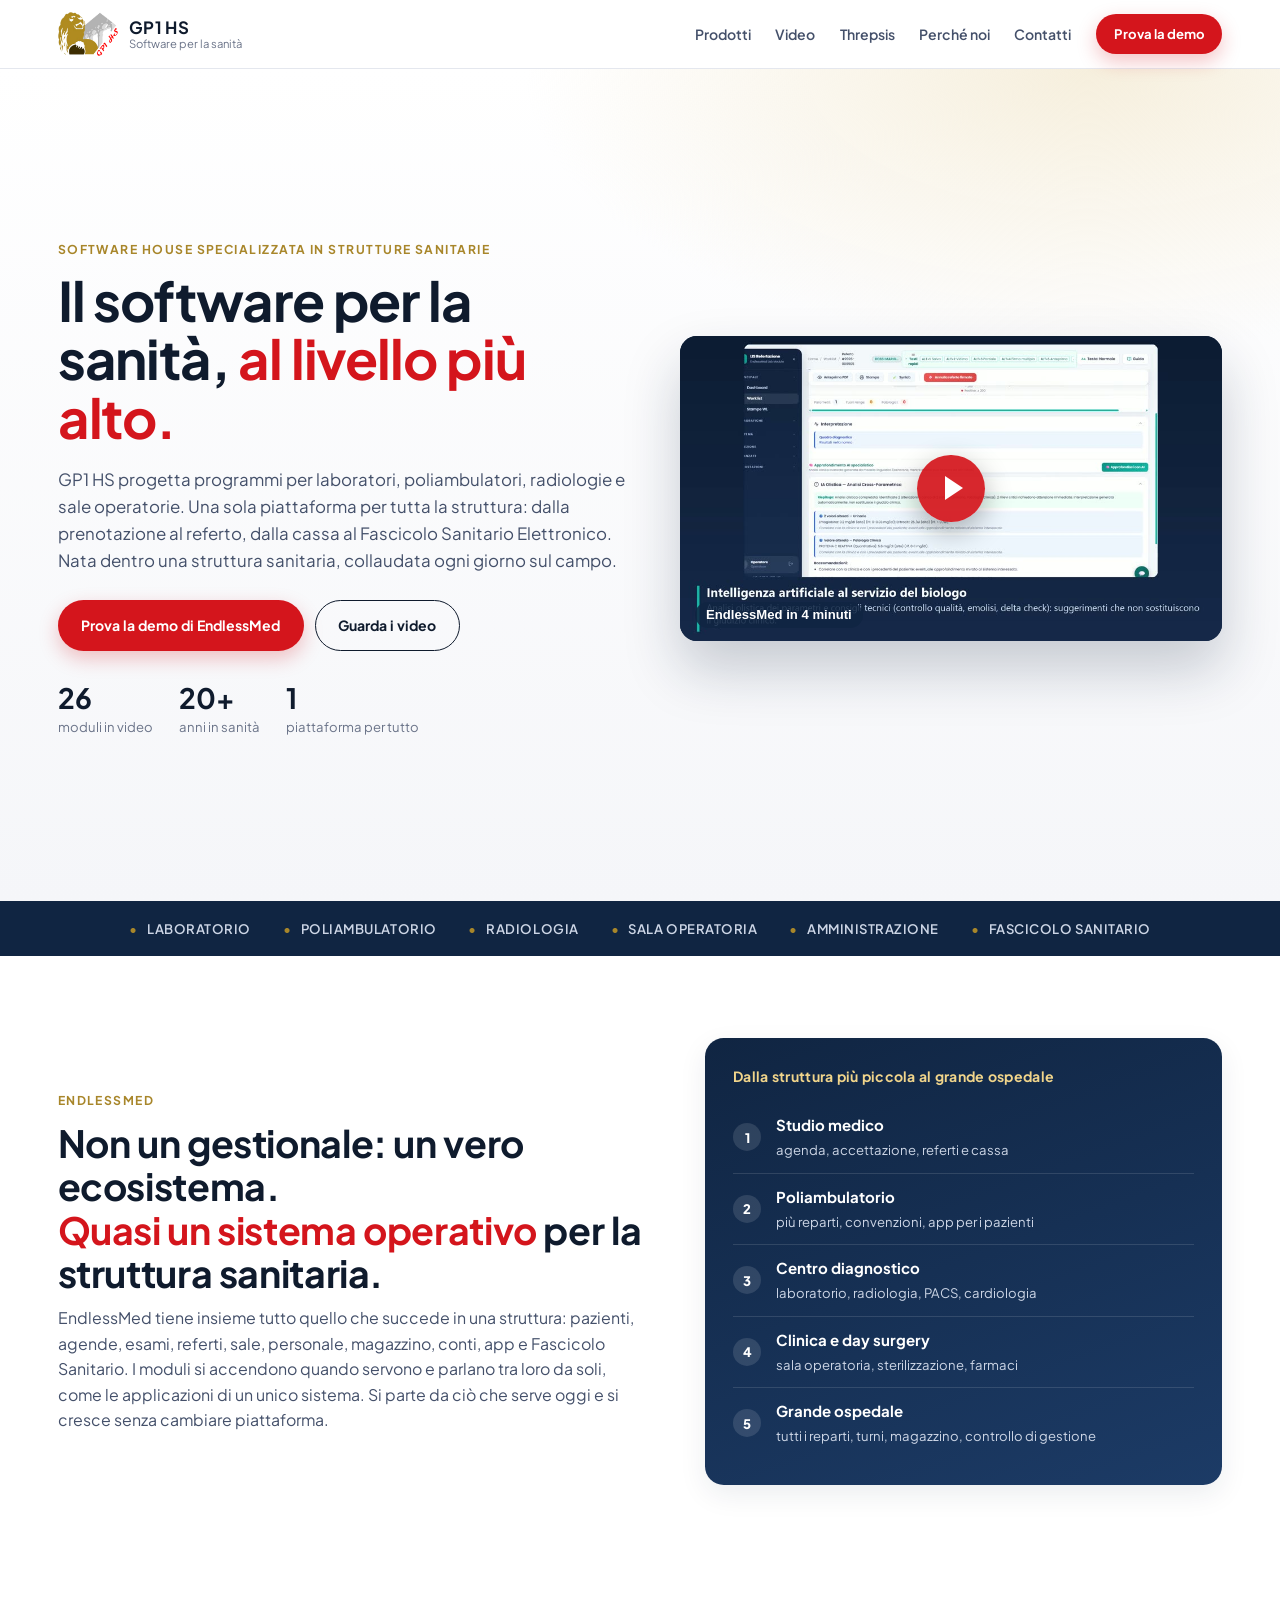
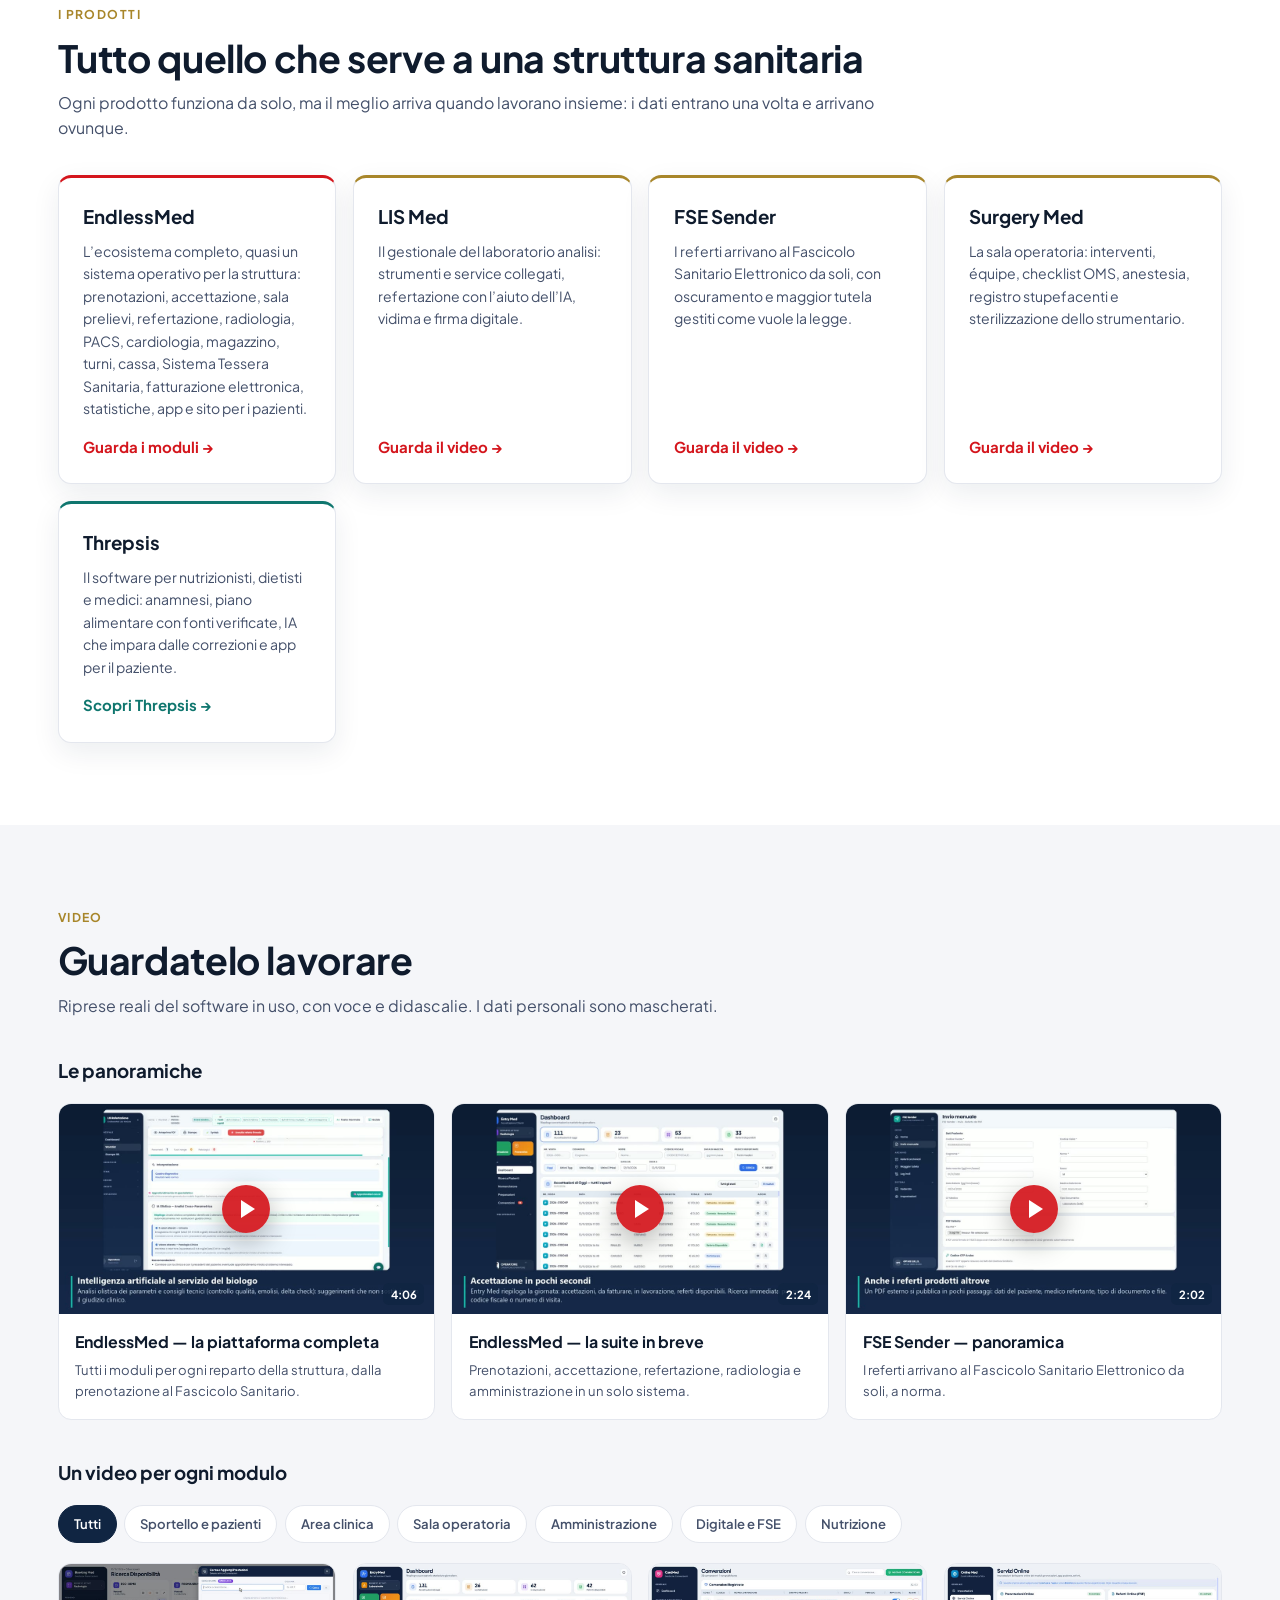
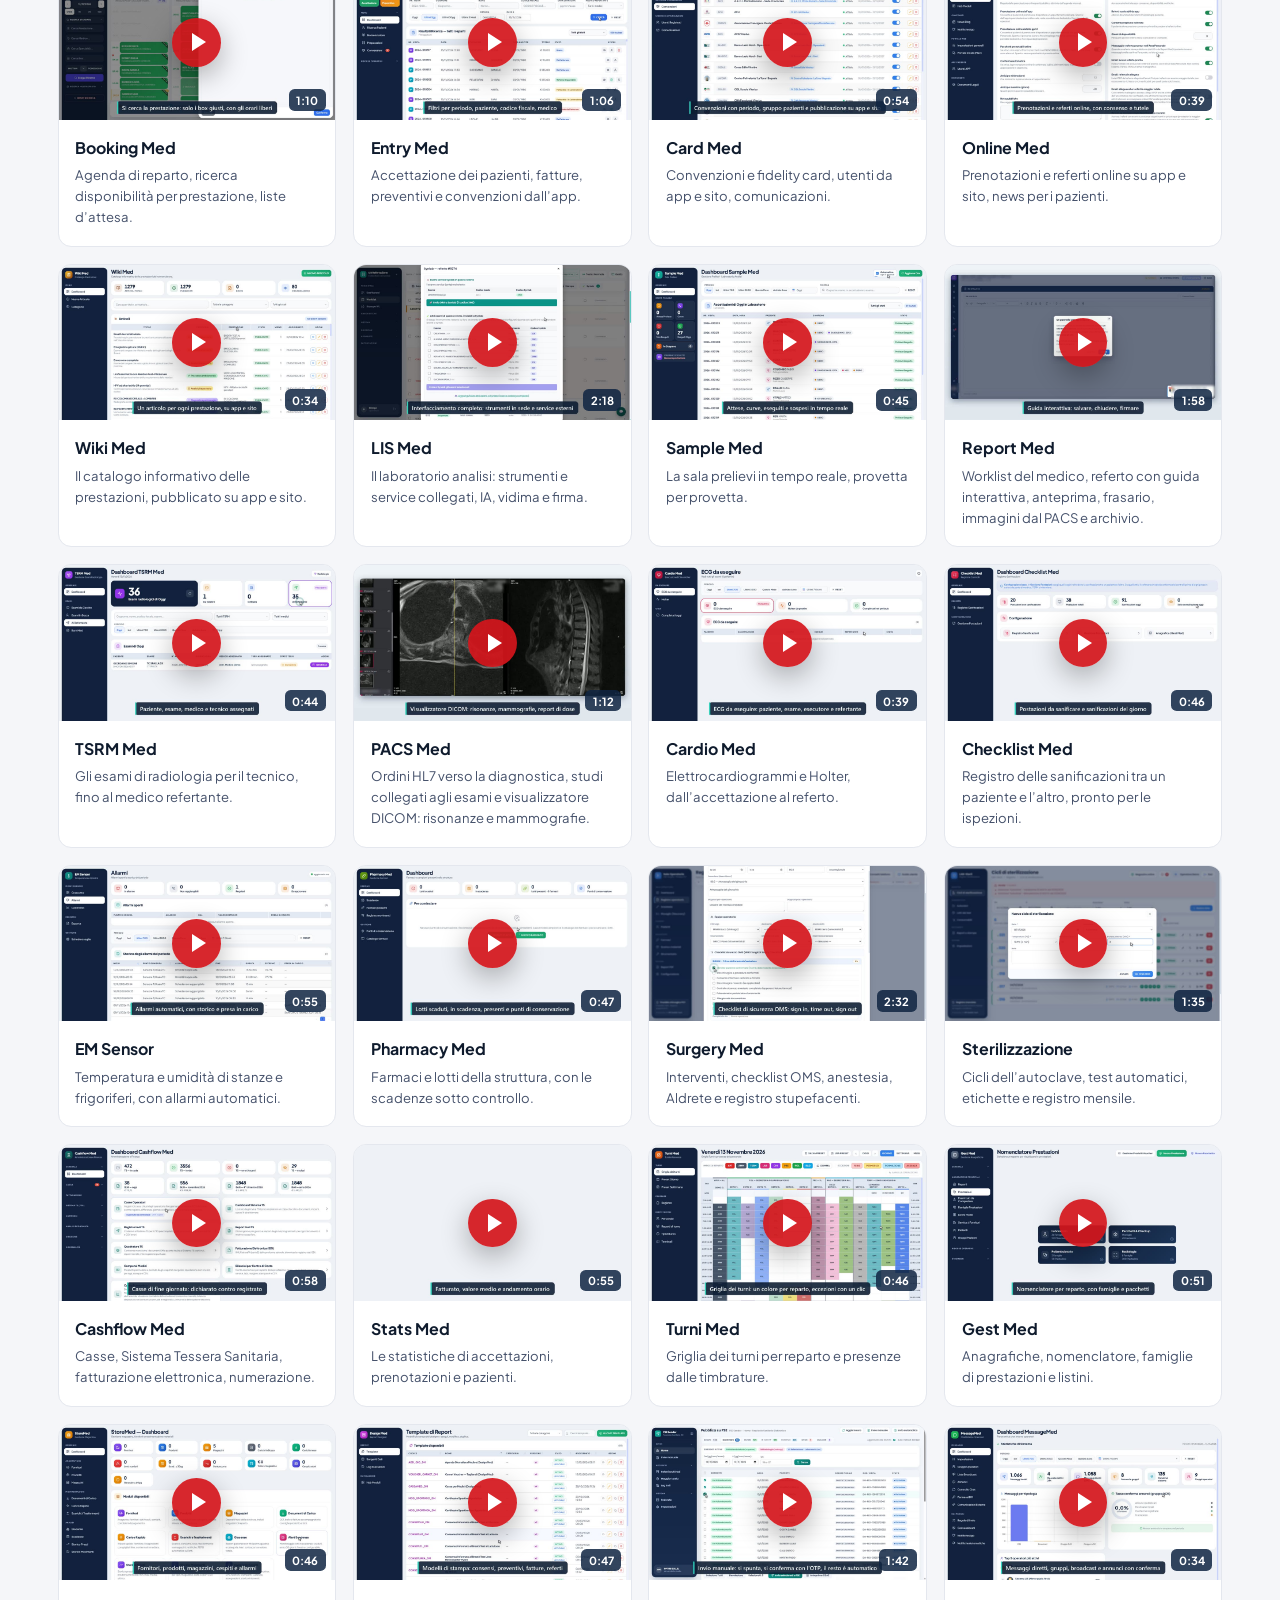
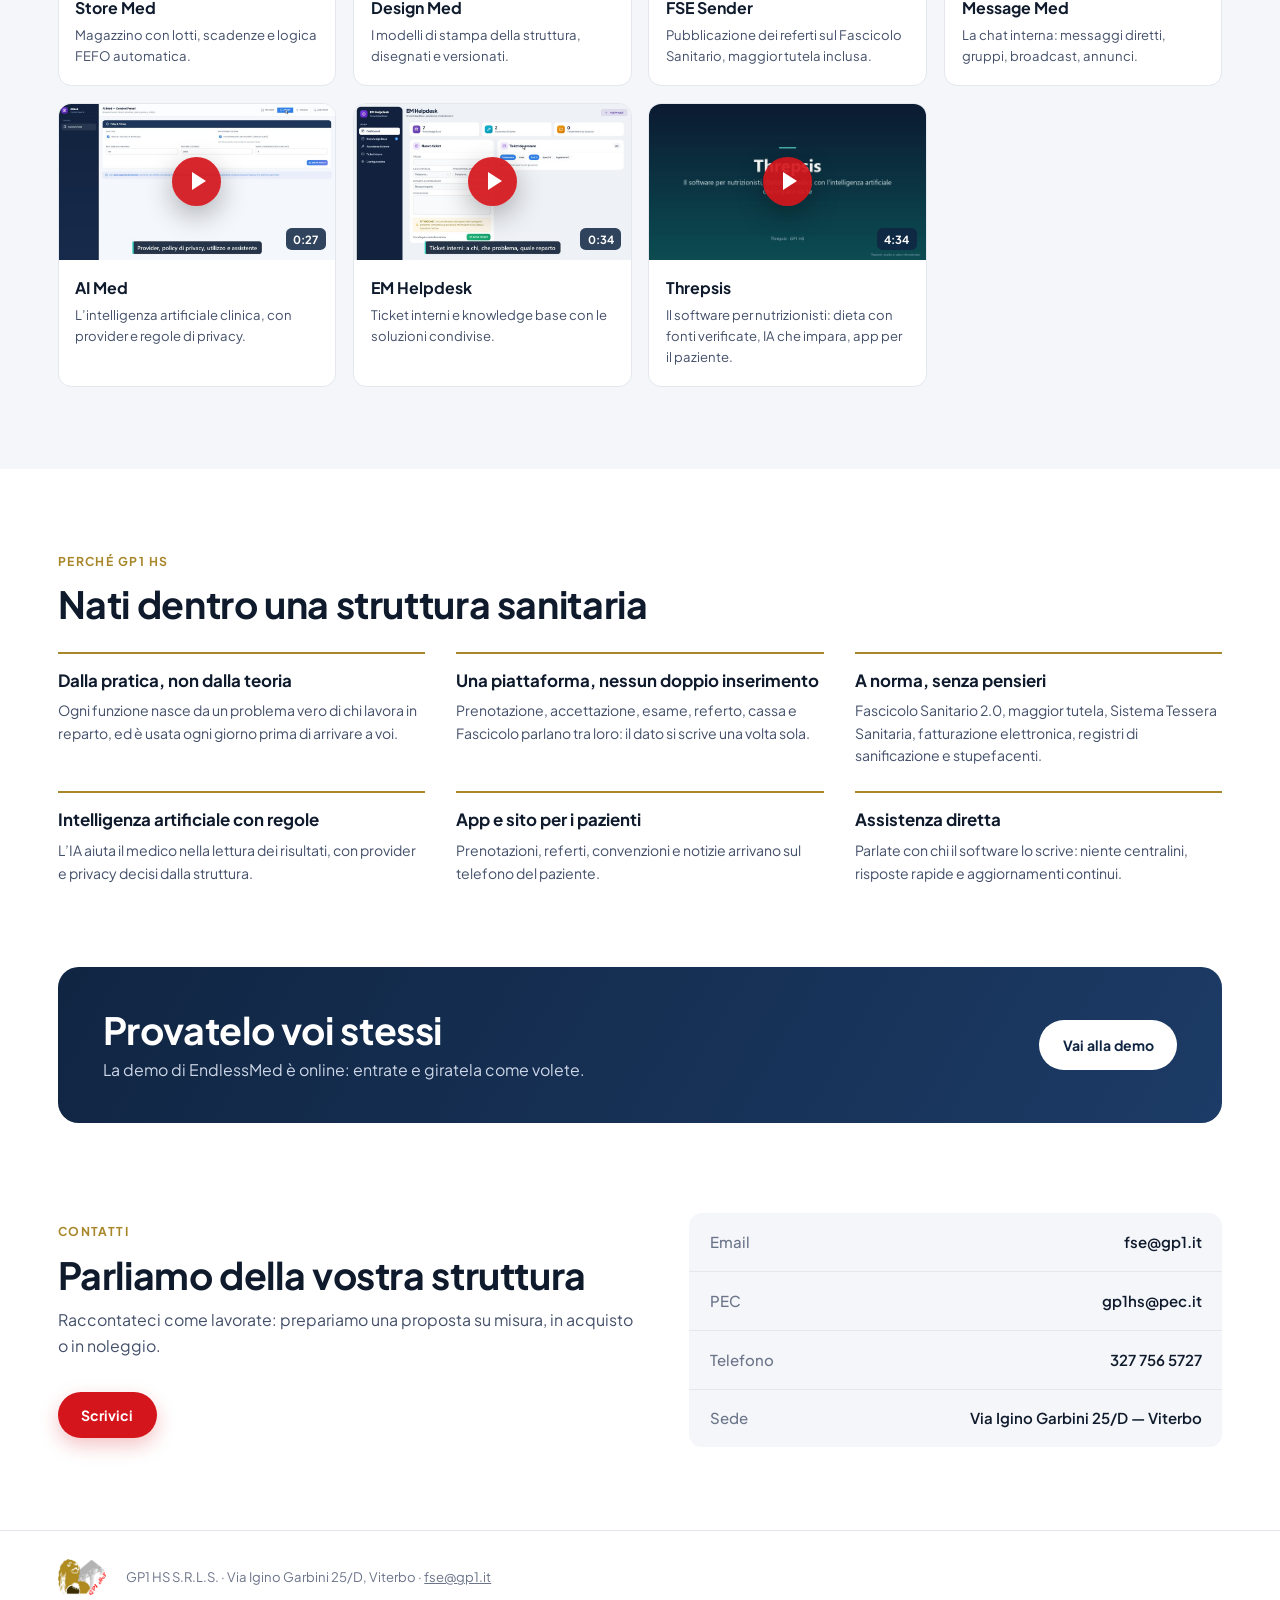
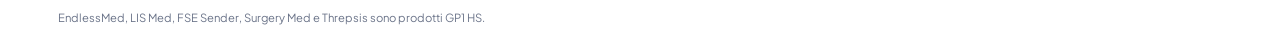
<file: index.html>
<!doctype html>
<html lang="it">
<head>
  <meta charset="utf-8">
  <meta name="viewport" content="width=device-width, initial-scale=1">
  <title>GP1 HS — Software per strutture sanitarie</title>
  <meta name="description" content="GP1 HS è la software house specializzata in programmi per strutture sanitarie: EndlessMed, LIS Med, FSE Sender, Surgery Med e Threpsis per la nutrizione. Guarda i video e prova la demo.">
  <meta property="og:title" content="GP1 HS — Software per strutture sanitarie">
  <meta property="og:description" content="Una sola piattaforma per tutta la struttura, dalla prenotazione al Fascicolo Sanitario Elettronico.">
  <meta property="og:image" content="video/poster/video-endlessmed-completo.jpg">
  <link rel="icon" href="assets/img/favicon.png">
  <link rel="preconnect" href="https://fonts.googleapis.com">
  <link rel="preconnect" href="https://fonts.gstatic.com" crossorigin>
  <link href="https://fonts.googleapis.com/css2?family=Plus+Jakarta+Sans:wght@400;500;600;700;800&display=swap" rel="stylesheet">
  <link rel="stylesheet" href="assets/css/style.css?v=20261119">
</head>
<body>

<header class="top" id="top">
  <div class="wrap top__bar">
    <a class="brand" href="#top" aria-label="GP1 HS, torna all'inizio">
      <img src="assets/img/logo-gp1hs.png" alt="GP1 HS" width="64" height="48">
      <span class="brand__txt"><strong>GP1 HS</strong><small>Software per la sanità</small></span>
    </a>
    <nav class="nav" id="nav" aria-label="Menu principale">
      <a href="#prodotti">Prodotti</a>
      <a href="#video">Video</a>
      <a href="threpsis.html">Threpsis</a>
      <a href="#perche">Perché noi</a>
      <a href="#contatti">Contatti</a>
      <a class="btn btn--primary btn--sm" href="https://demo.endlessmed.com" target="_blank" rel="noopener">Prova la demo</a>
    </nav>
    <button class="nav-toggle" id="navToggle" aria-label="Apri il menu" aria-expanded="false"><span></span><span></span><span></span></button>
  </div>
</header>

<main>

  <section class="hero">
    <div class="wrap hero__grid">
      <div class="hero__txt">
        <p class="eyebrow">Software house specializzata in strutture sanitarie</p>
        <h1>Il software per la sanità, <span class="accent">al livello più alto.</span></h1>
        <p class="lead">GP1 HS progetta programmi per laboratori, poliambulatori, radiologie e sale operatorie.
          Una sola piattaforma per tutta la struttura: dalla prenotazione al referto, dalla cassa al
          Fascicolo Sanitario Elettronico. Nata dentro una struttura sanitaria, collaudata ogni giorno sul campo.</p>
        <div class="hero__cta">
          <a class="btn btn--primary" href="https://demo.endlessmed.com" target="_blank" rel="noopener">Prova la demo di EndlessMed</a>
          <a class="btn btn--ghost" href="#video">Guarda i video</a>
        </div>
        <ul class="hero__facts">
          <li><strong>26</strong> moduli in video</li>
          <li><strong>20+</strong> anni in sanità</li>
          <li><strong>1</strong> piattaforma per tutto</li>
        </ul>
      </div>
      <button class="hero__media play" data-video="video-endlessmed-completo" data-titolo="EndlessMed — la piattaforma completa" aria-label="Guarda il video: EndlessMed, la piattaforma completa">
        <img src="video/poster/video-endlessmed-completo.jpg" alt="" loading="eager">
        <span class="play__btn" aria-hidden="true"></span>
        <span class="hero__media-cap">EndlessMed in 4 minuti</span>
      </button>
    </div>
  </section>

  <section class="band">
    <div class="wrap band__row">
      <span>Laboratorio</span><span>Poliambulatorio</span><span>Radiologia</span><span>Sala operatoria</span><span>Amministrazione</span><span>Fascicolo Sanitario</span>
    </div>
  </section>

  <section class="section eco" id="ecosistema">
    <div class="wrap eco__grid">
      <div>
        <p class="eyebrow">EndlessMed</p>
        <h2>Non un gestionale: un vero ecosistema.<br><span class="accent">Quasi un sistema operativo</span> per la struttura sanitaria.</h2>
        <p class="sub">EndlessMed tiene insieme tutto quello che succede in una struttura: pazienti, agende, esami, referti, sale,
          personale, magazzino, conti, app e Fascicolo Sanitario. I moduli si accendono quando servono e parlano tra loro
          da soli, come le applicazioni di un unico sistema. Si parte da ciò che serve oggi e si cresce senza cambiare piattaforma.</p>
      </div>
      <div class="eco__scale" aria-label="Per quali strutture">
        <p class="eco__scale-tit">Dalla struttura più piccola al grande ospedale</p>
        <ol>
          <li><strong>Studio medico</strong><span>agenda, accettazione, referti e cassa</span></li>
          <li><strong>Poliambulatorio</strong><span>più reparti, convenzioni, app per i pazienti</span></li>
          <li><strong>Centro diagnostico</strong><span>laboratorio, radiologia, PACS, cardiologia</span></li>
          <li><strong>Clinica e day surgery</strong><span>sala operatoria, sterilizzazione, farmaci</span></li>
          <li><strong>Grande ospedale</strong><span>tutti i reparti, turni, magazzino, controllo di gestione</span></li>
        </ol>
      </div>
    </div>
  </section>

  <section class="section" id="prodotti">
    <div class="wrap">
      <p class="eyebrow">I prodotti</p>
      <h2>Tutto quello che serve a una struttura sanitaria</h2>
      <p class="sub">Ogni prodotto funziona da solo, ma il meglio arriva quando lavorano insieme: i dati entrano una volta e arrivano ovunque.</p>
      <div class="products">
        <article class="product product--main">
          <h3>EndlessMed</h3>
          <p>L’ecosistema completo, quasi un sistema operativo per la struttura: prenotazioni, accettazione, sala prelievi, refertazione, radiologia, PACS, cardiologia,
            magazzino, turni, cassa, Sistema Tessera Sanitaria, fatturazione elettronica, statistiche, app e sito per i pazienti.</p>
          <a class="link" href="#video" data-filtro="sportello">Guarda i moduli</a>
        </article>
        <article class="product">
          <h3>LIS Med</h3>
          <p>Il gestionale del laboratorio analisi: strumenti e service collegati, refertazione con l’aiuto dell’IA, vidima e firma digitale.</p>
          <a class="link play" href="#" data-video="lis-med" data-titolo="LIS Med">Guarda il video</a>
        </article>
        <article class="product">
          <h3>FSE Sender</h3>
          <p>I referti arrivano al Fascicolo Sanitario Elettronico da soli, con oscuramento e maggior tutela gestiti come vuole la legge.</p>
          <a class="link play" href="#" data-video="fse-sender" data-titolo="FSE Sender">Guarda il video</a>
        </article>
        <article class="product">
          <h3>Surgery Med</h3>
          <p>La sala operatoria: interventi, équipe, checklist OMS, anestesia, registro stupefacenti e sterilizzazione dello strumentario.</p>
          <a class="link play" href="#" data-video="surgery-med" data-titolo="Surgery Med">Guarda il video</a>
        </article>
        <article class="product product--thr">
          <h3>Threpsis</h3>
          <p>Il software per nutrizionisti, dietisti e medici: anamnesi, piano alimentare con fonti verificate, IA che impara dalle correzioni e app per il paziente.</p>
          <a class="link" href="threpsis.html">Scopri Threpsis</a>
        </article>
      </div>
    </div>
  </section>

  <section class="section section--alt" id="video">
    <div class="wrap">
      <p class="eyebrow">Video</p>
      <h2>Guardatelo lavorare</h2>
      <p class="sub">Riprese reali del software in uso, con voce e didascalie. I dati personali sono mascherati.</p>

      <h3 class="h3">Le panoramiche</h3>
      <div class="cards cards--3" id="panoramica"></div>

      <h3 class="h3">Un video per ogni modulo</h3>
      <div class="chips" id="filtri" role="tablist" aria-label="Filtra per area"></div>
      <div class="cards" id="moduli"></div>
    </div>
  </section>

  <section class="section" id="perche">
    <div class="wrap">
      <p class="eyebrow">Perché GP1 HS</p>
      <h2>Nati dentro una struttura sanitaria</h2>
      <div class="why">
        <div><h3>Dalla pratica, non dalla teoria</h3><p>Ogni funzione nasce da un problema vero di chi lavora in reparto, ed è usata ogni giorno prima di arrivare a voi.</p></div>
        <div><h3>Una piattaforma, nessun doppio inserimento</h3><p>Prenotazione, accettazione, esame, referto, cassa e Fascicolo parlano tra loro: il dato si scrive una volta sola.</p></div>
        <div><h3>A norma, senza pensieri</h3><p>Fascicolo Sanitario 2.0, maggior tutela, Sistema Tessera Sanitaria, fatturazione elettronica, registri di sanificazione e stupefacenti.</p></div>
        <div><h3>Intelligenza artificiale con regole</h3><p>L’IA aiuta il medico nella lettura dei risultati, con provider e privacy decisi dalla struttura.</p></div>
        <div><h3>App e sito per i pazienti</h3><p>Prenotazioni, referti, convenzioni e notizie arrivano sul telefono del paziente.</p></div>
        <div><h3>Assistenza diretta</h3><p>Parlate con chi il software lo scrive: niente centralini, risposte rapide e aggiornamenti continui.</p></div>
      </div>
    </div>
  </section>

  <section class="cta">
    <div class="wrap cta__box">
      <div>
        <h2>Provatelo voi stessi</h2>
        <p>La demo di EndlessMed è online: entrate e giratela come volete.</p>
      </div>
      <a class="btn btn--light" href="https://demo.endlessmed.com" target="_blank" rel="noopener">Vai alla demo</a>
    </div>
  </section>

  <section class="section" id="contatti">
    <div class="wrap contacts">
      <div>
        <p class="eyebrow">Contatti</p>
        <h2>Parliamo della vostra struttura</h2>
        <p class="sub">Raccontateci come lavorate: prepariamo una proposta su misura, in acquisto o in noleggio.</p>
        <button class="btn btn--primary" id="scrivici" type="button">Scrivici</button>
      </div>
      <ul class="contacts__list">
        <li><span>Email</span><a href="mailto:fse@gp1.it">fse@gp1.it</a></li>
        <li><span>PEC</span><a href="mailto:gp1hs@pec.it">gp1hs@pec.it</a></li>
        <li><span>Telefono</span><a href="tel:+393277565727">327 756 5727</a></li>
        <li><span>Sede</span>Via Igino Garbini 25/D — Viterbo</li>
      </ul>
    </div>
  </section>

</main>

<footer class="foot">
  <div class="wrap foot__row">
    <img src="assets/img/logo-gp1hs.png" alt="" width="48" height="36">
    <p>GP1 HS S.R.L.S. · Via Igino Garbini 25/D, Viterbo · <a href="mailto:fse@gp1.it">fse@gp1.it</a></p>
    <p class="foot__small">EndlessMed, LIS Med, FSE Sender, Surgery Med e Threpsis sono prodotti GP1 HS.</p>
  </div>
</footer>

<dialog class="mail" id="mailDlg" aria-labelledby="mailTitle">
  <div class="mail__box">
    <button class="mail__close" id="mailClose" aria-label="Chiudi">×</button>
    <h3 id="mailTitle">Scriveteci</h3>
    <p class="mail__addr">fse@gp1.it</p>
    <div class="mail__opts">
      <a class="btn btn--primary" target="_blank" rel="noopener" href="https://mail.google.com/mail/?view=cm&amp;fs=1&amp;to=fse@gp1.it&amp;su=Richiesta%20informazioni%20GP1%20HS">Scrivi con Gmail</a>
      <a class="btn btn--ghost" target="_blank" rel="noopener" href="https://outlook.live.com/mail/0/deeplink/compose?to=fse@gp1.it&amp;subject=Richiesta%20informazioni%20GP1%20HS">Scrivi con Outlook</a>
      <a class="btn btn--ghost" href="mailto:fse@gp1.it?subject=Richiesta%20informazioni%20GP1%20HS">Programma di posta</a>
      <button class="btn btn--ghost" type="button" id="mailCopy">Copia l’indirizzo</button>
    </div>
    <p class="mail__alt">Oppure chiamateci: <a href="tel:+393277565727">327 756 5727</a></p>
  </div>
</dialog>

<dialog class="player" id="player" aria-label="Video">
  <div class="player__box">
    <div class="player__head"><strong id="playerTitle"></strong><button class="player__close" id="playerClose" aria-label="Chiudi il video">×</button></div>
    <video id="playerVideo" controls playsinline preload="metadata"></video>
  </div>
</dialog>

<script src="assets/js/video.js?v=20261119"></script>
<script src="assets/js/main.js?v=20261119"></script>
</body>
</html>
</file>
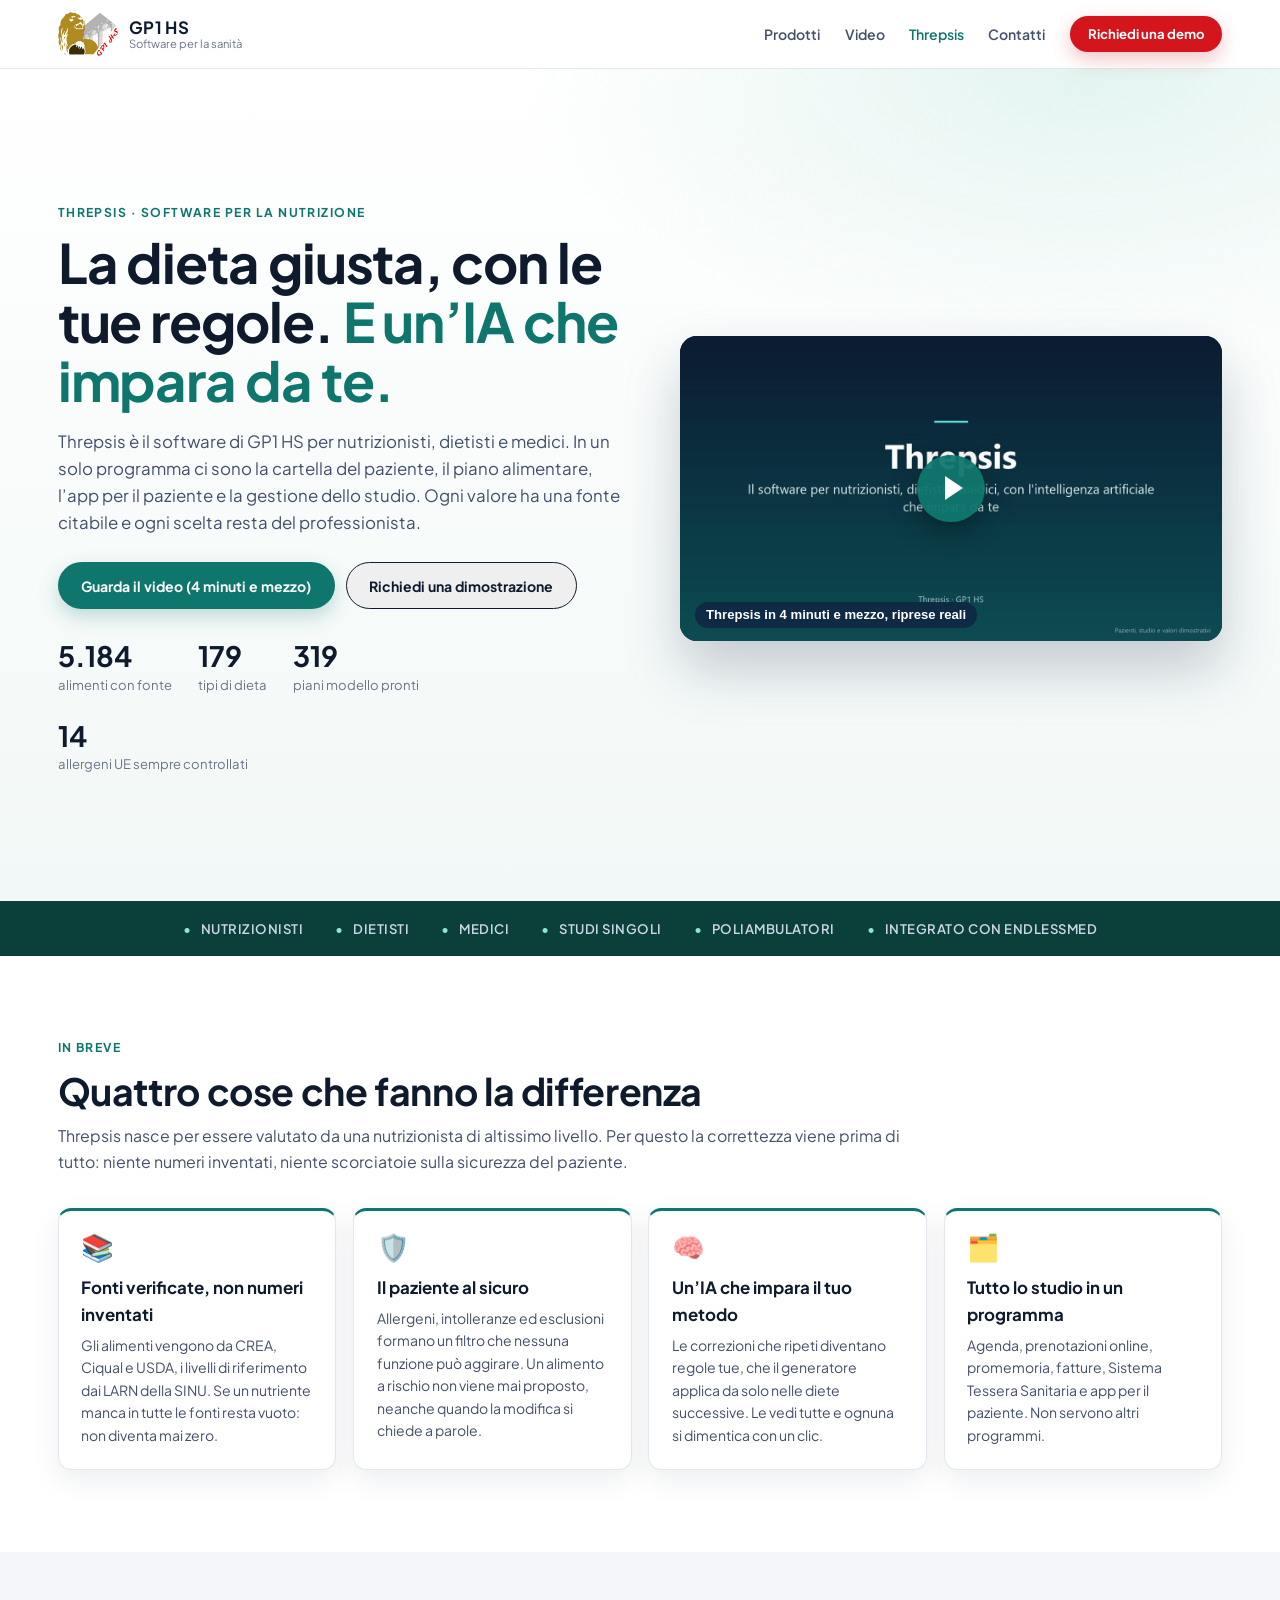
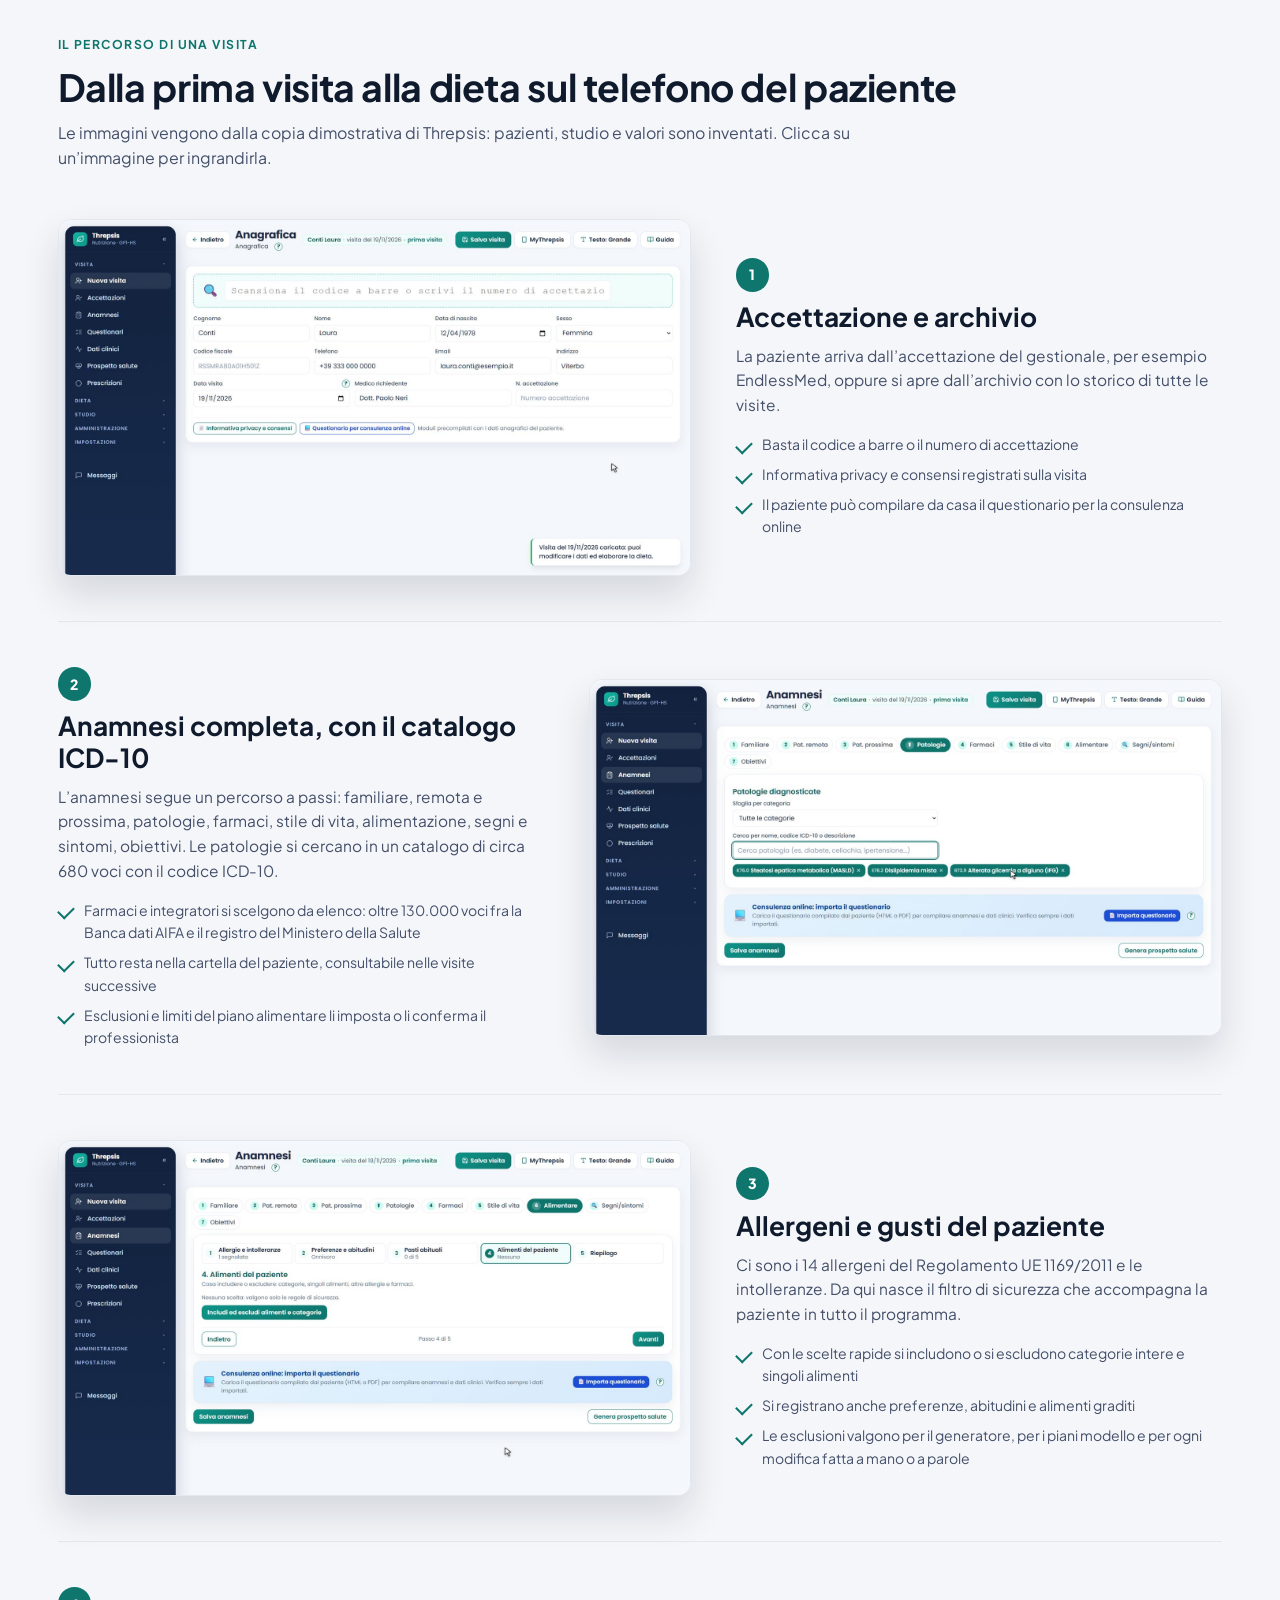
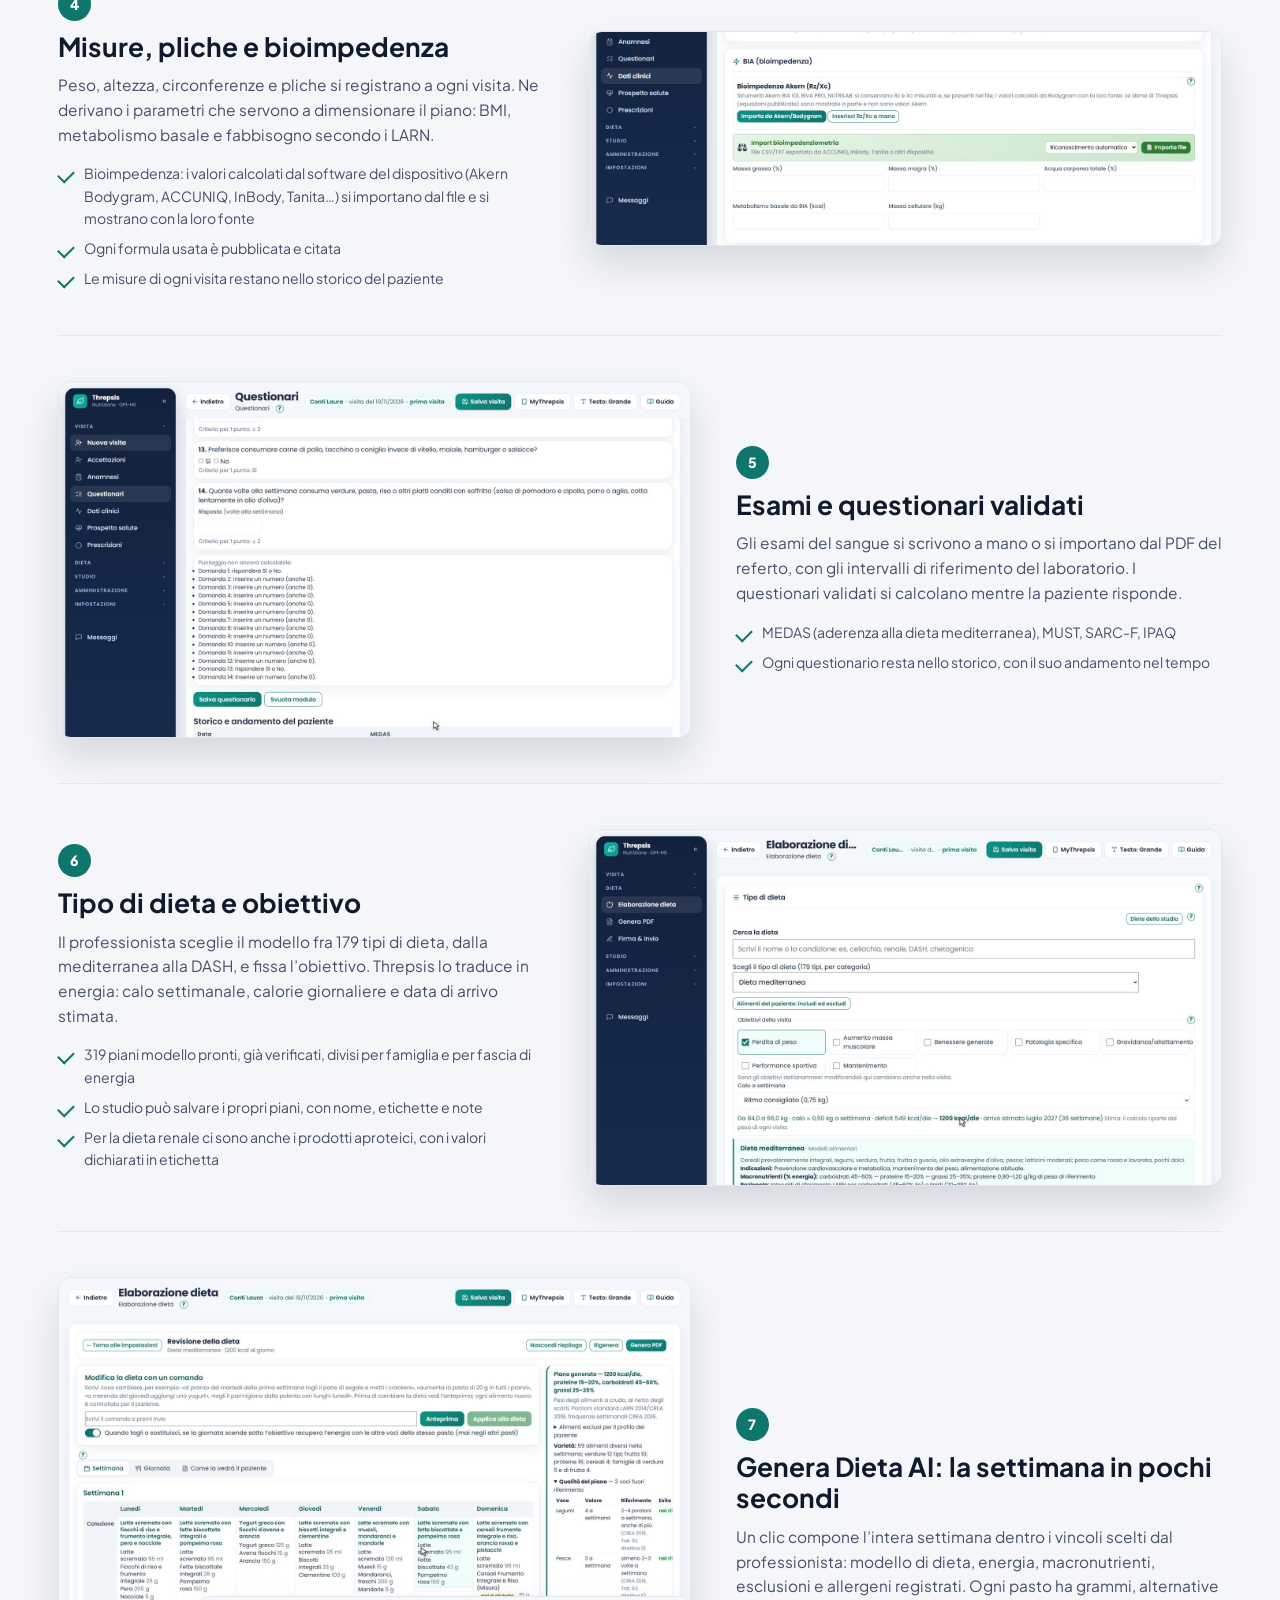
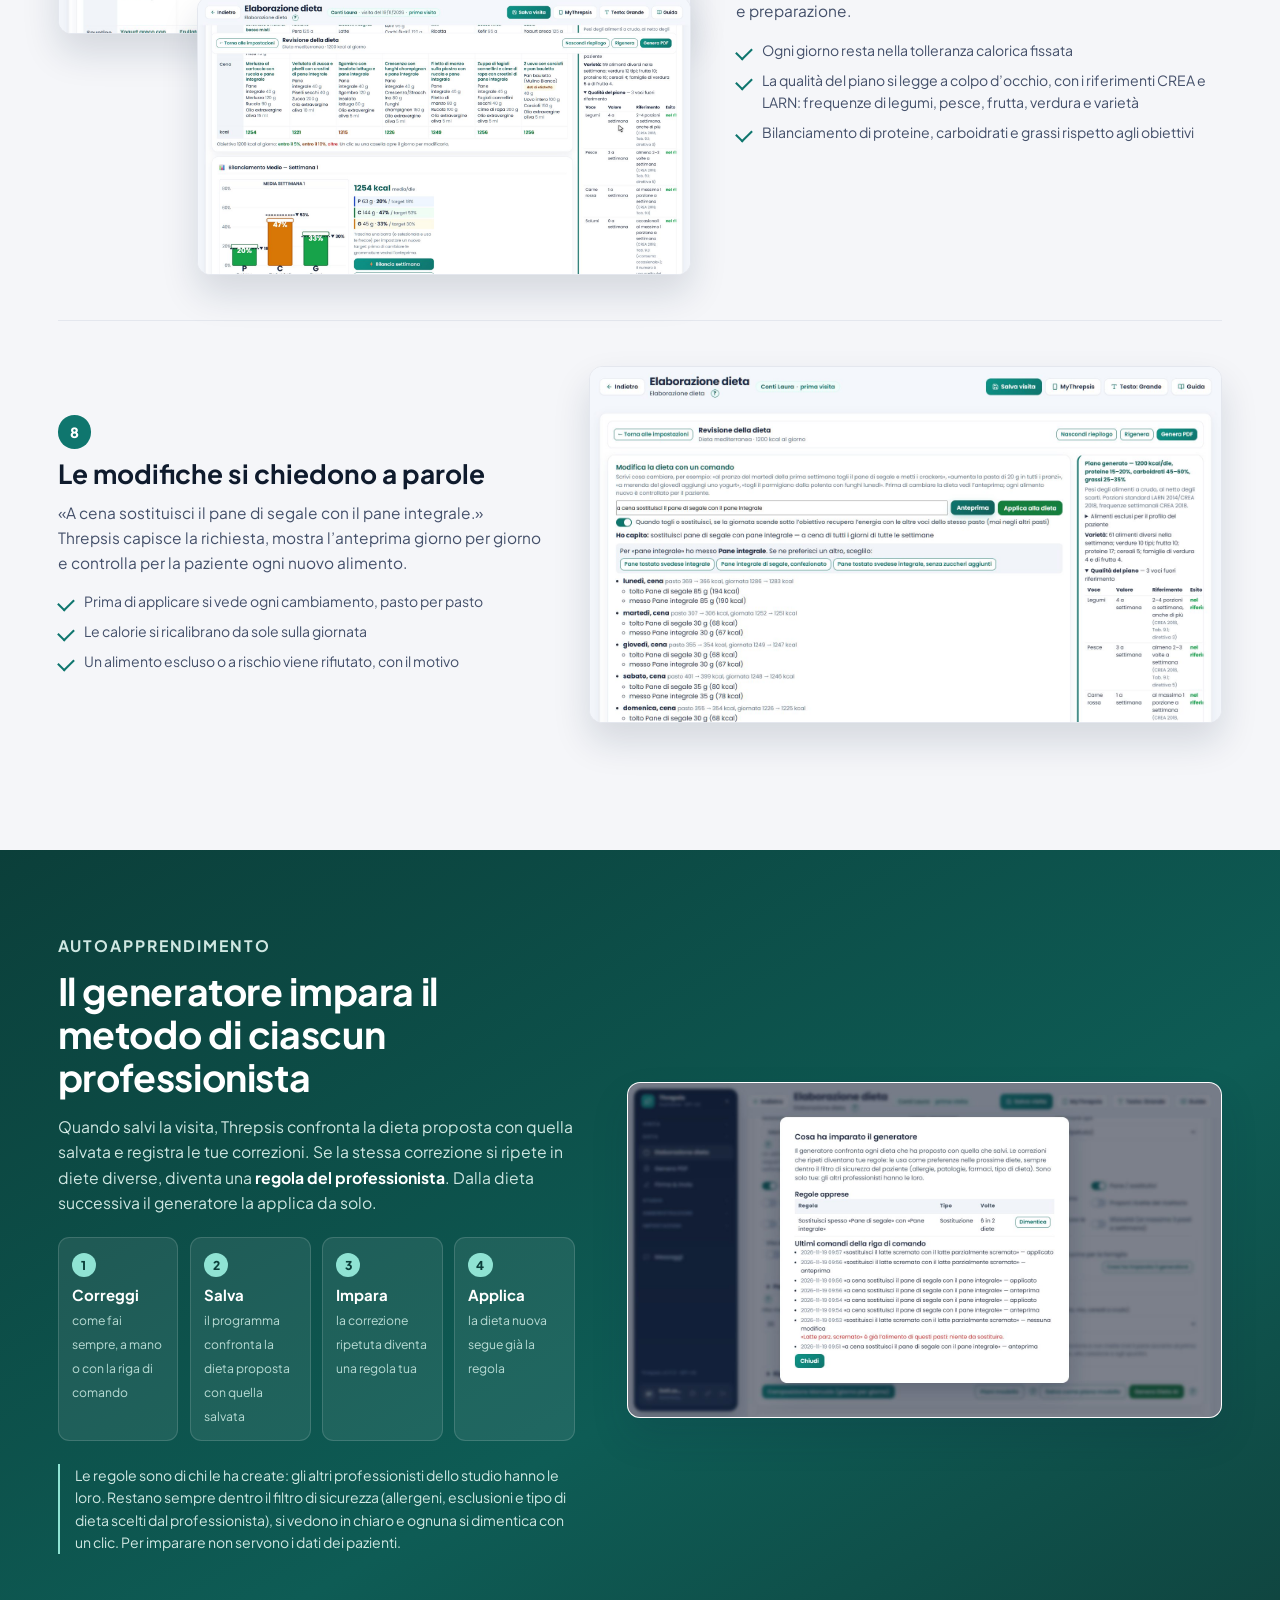
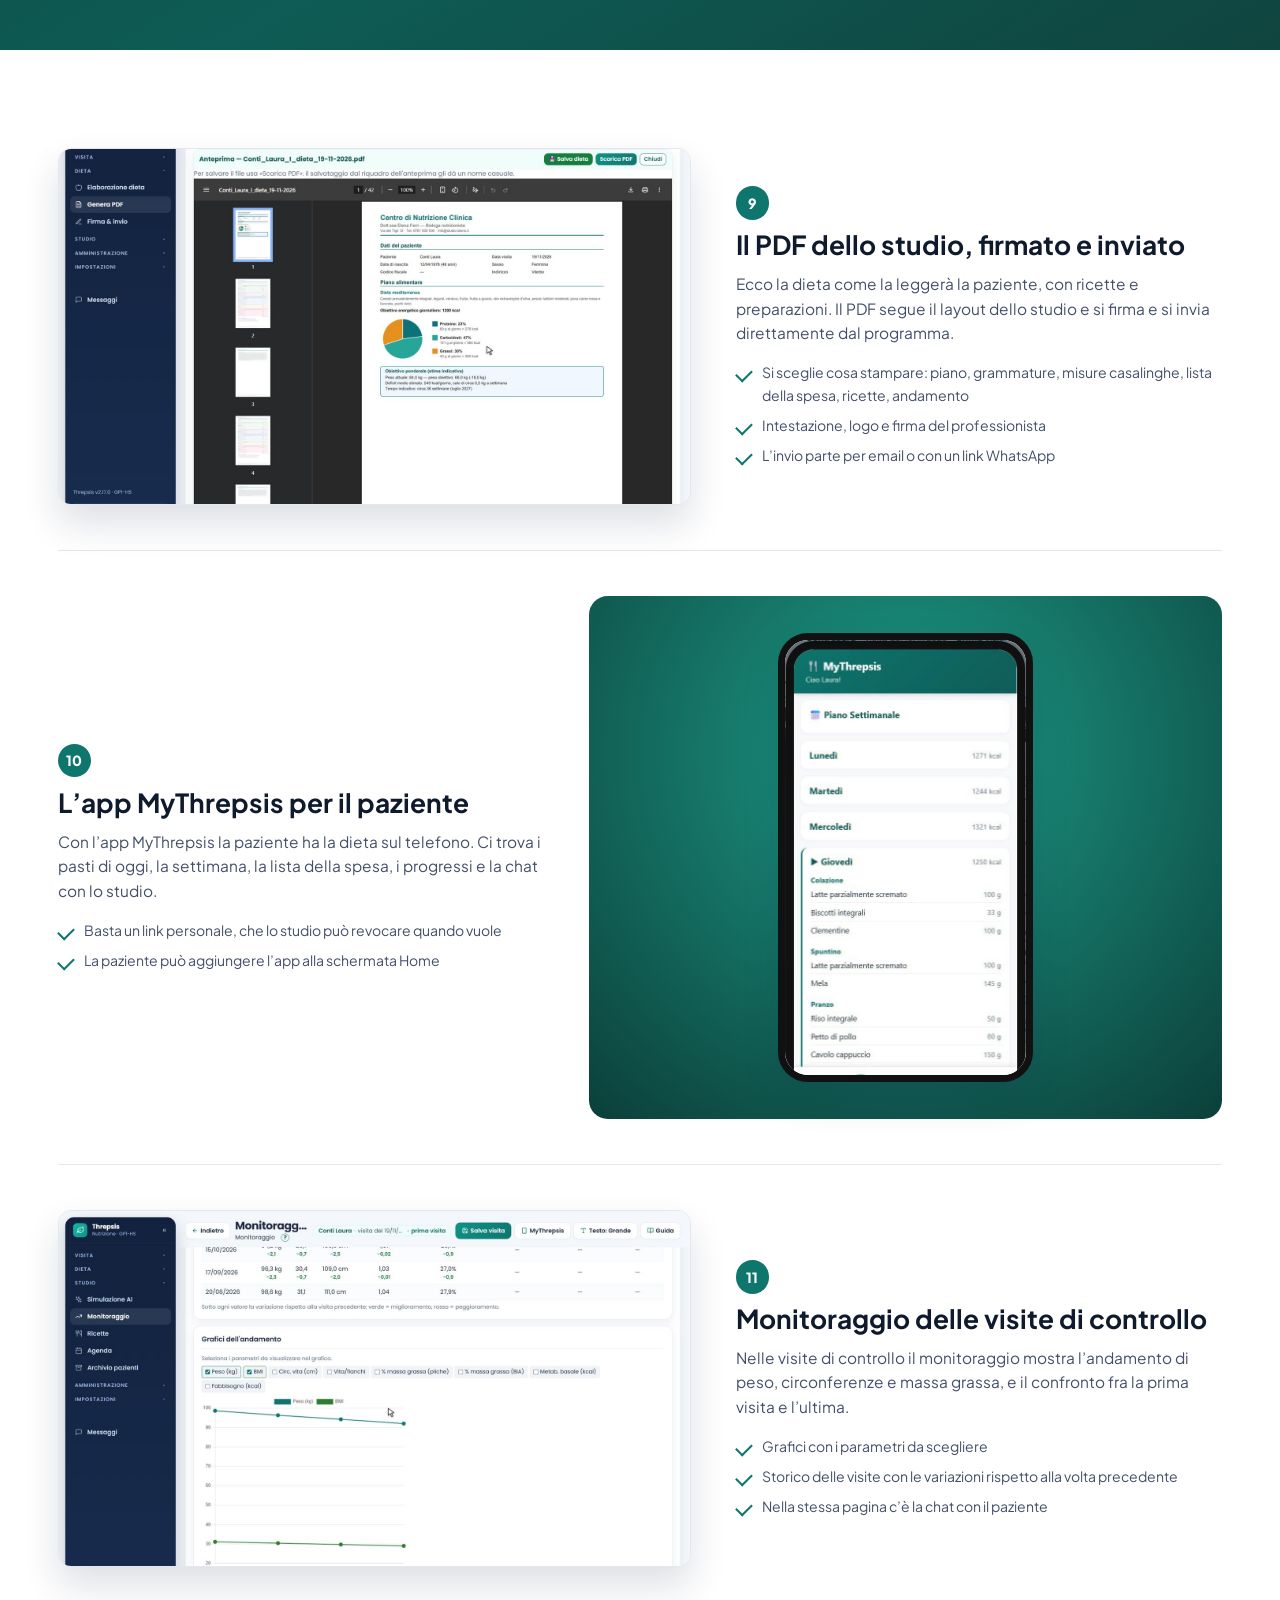
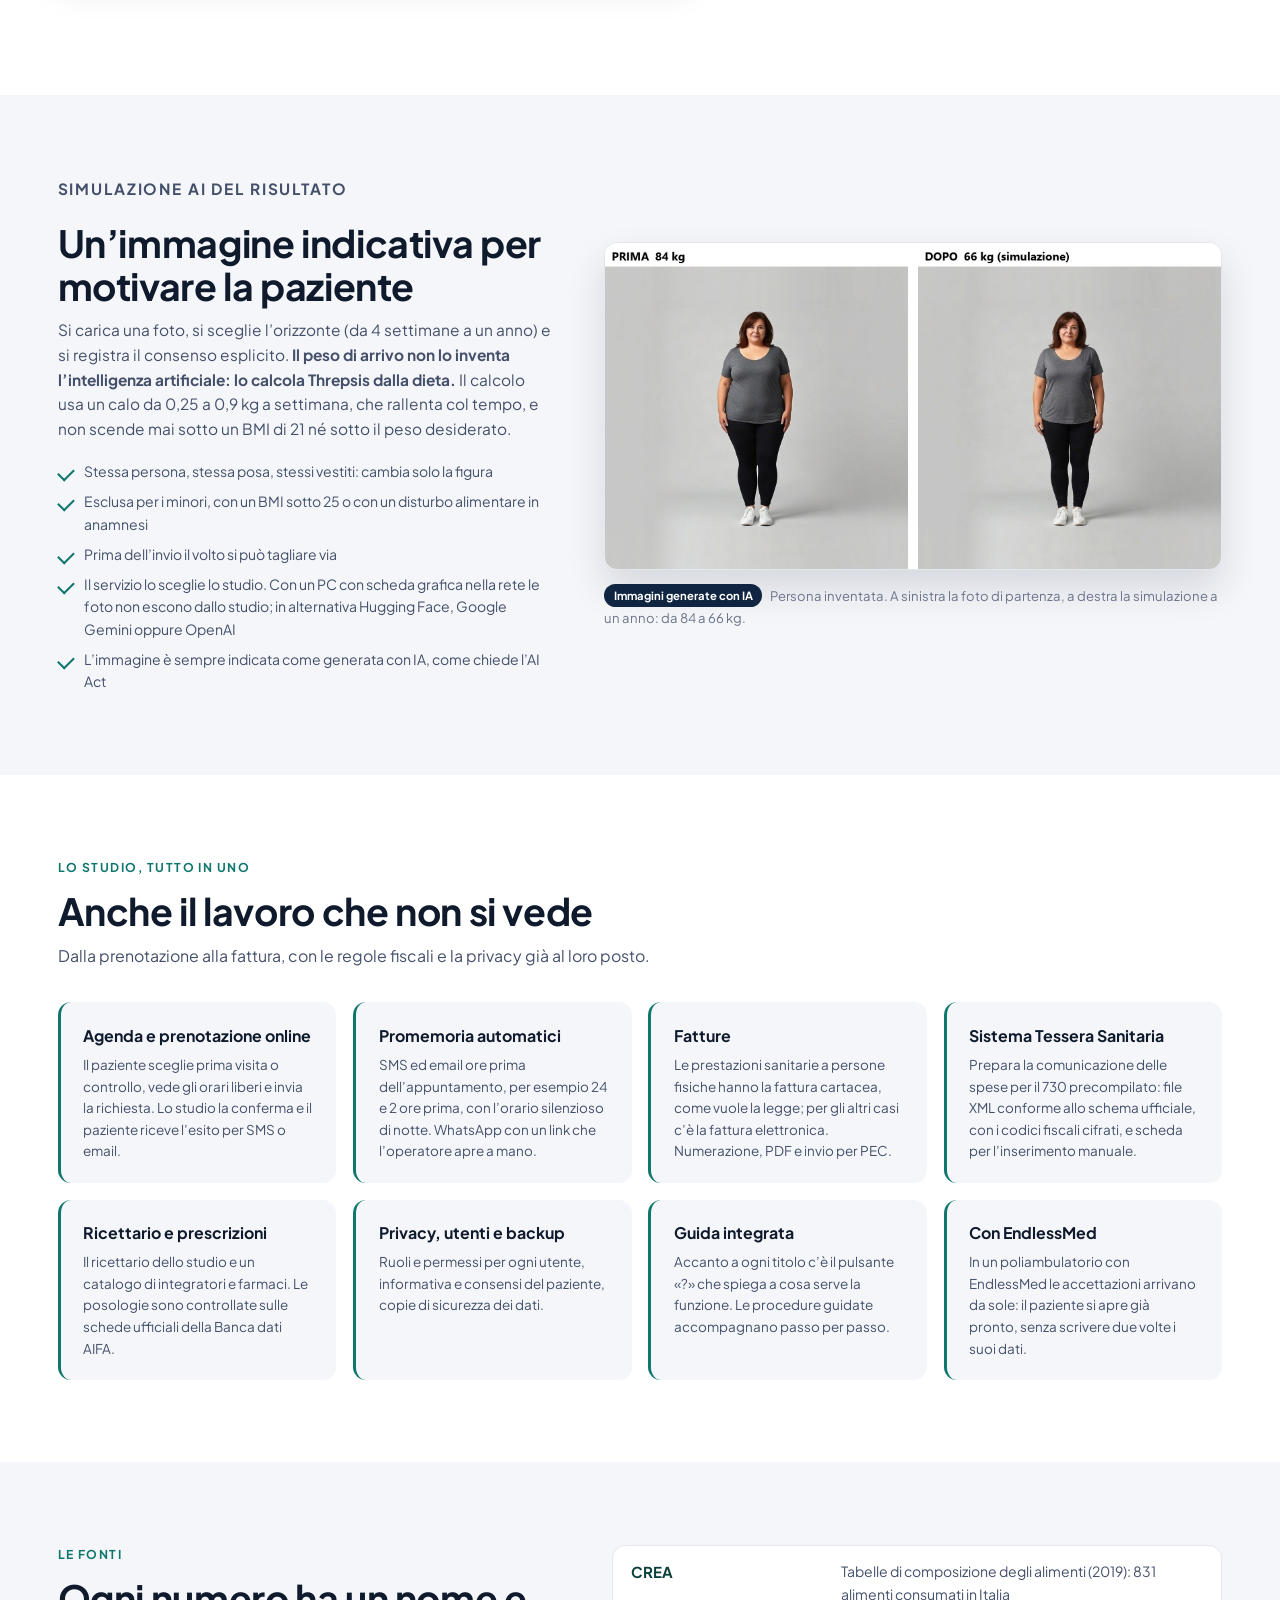
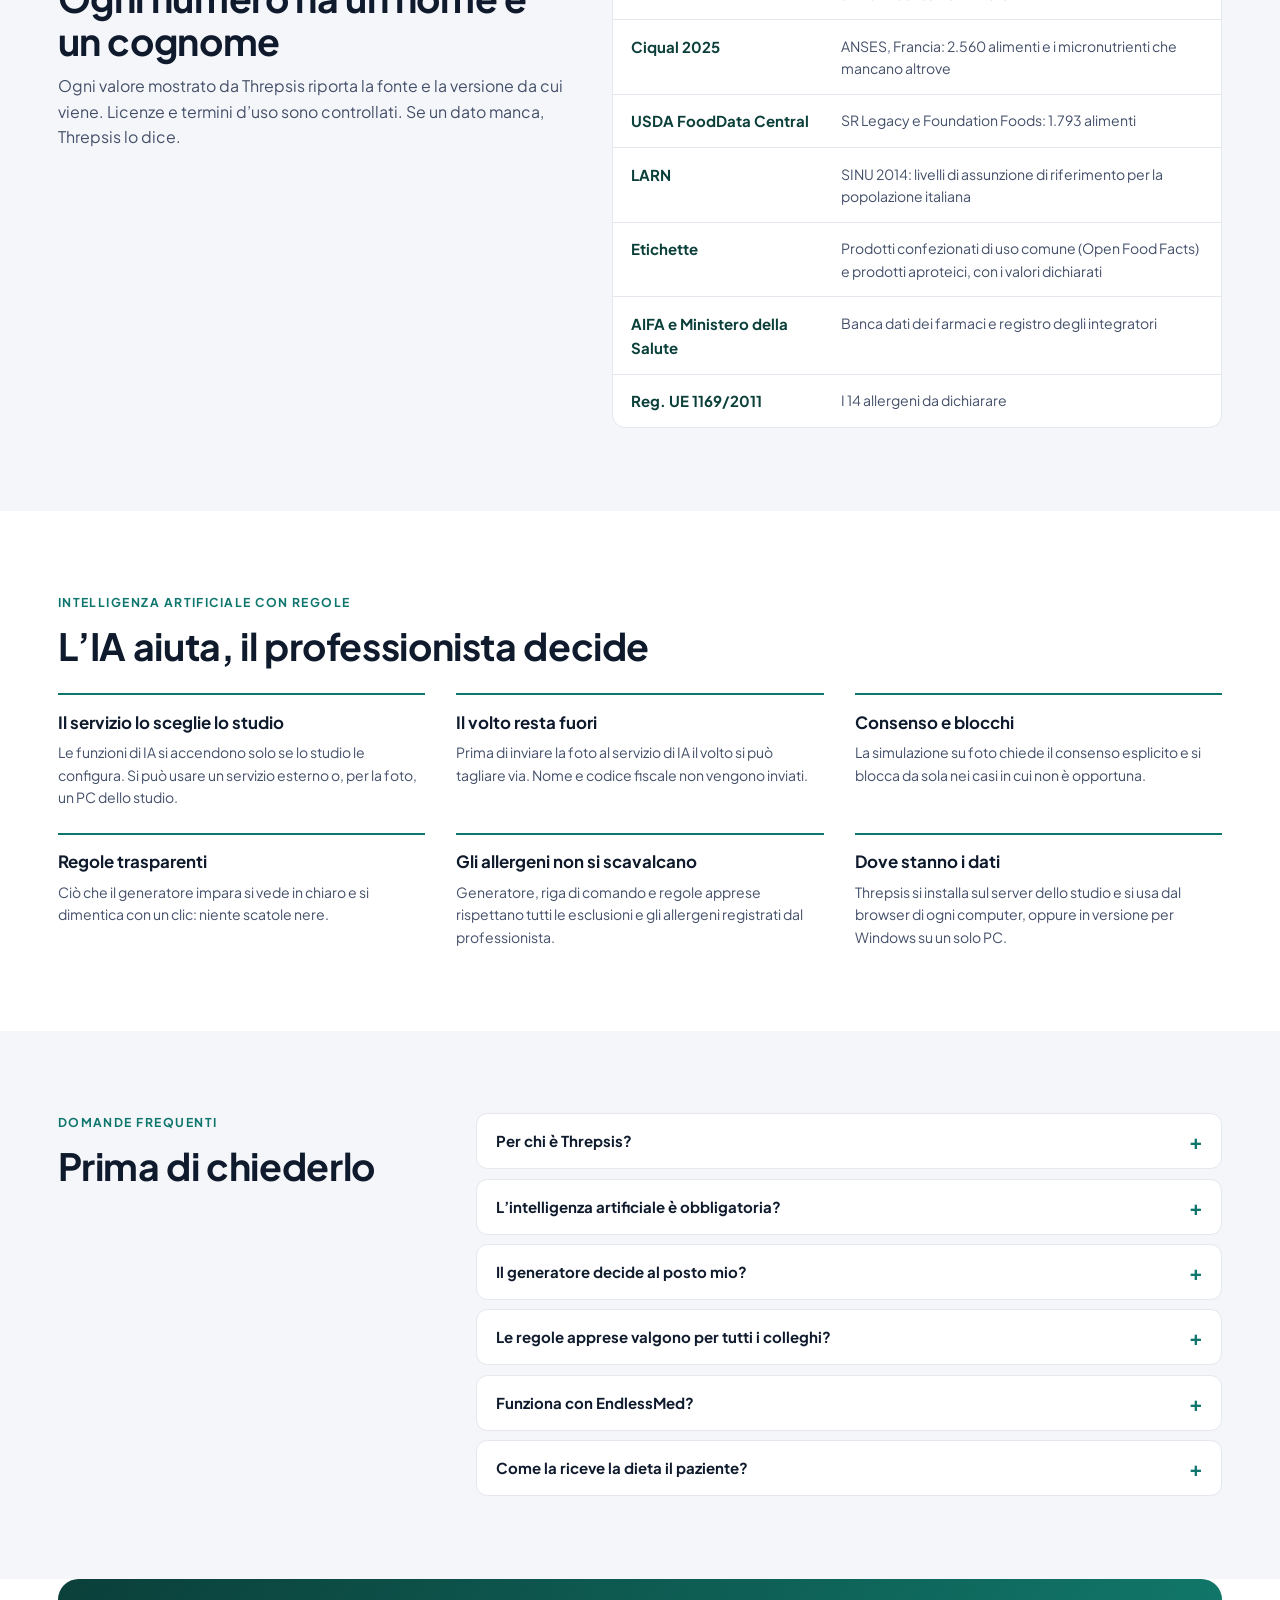
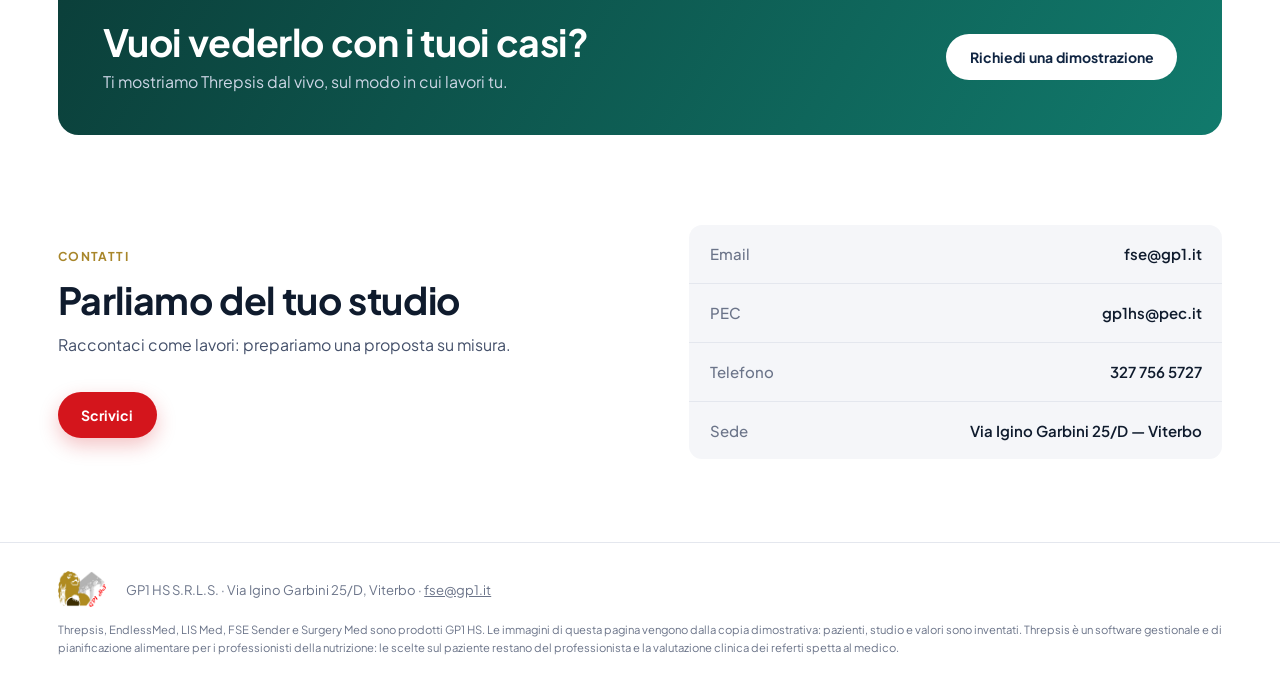
<file: threpsis.html>
<!doctype html>
<html lang="it">
<head>
  <meta charset="utf-8">
  <meta name="viewport" content="width=device-width, initial-scale=1">
  <title>Threpsis — Software per nutrizionisti, dietisti e medici | GP1 HS</title>
  <meta name="description" content="Threpsis è il software di GP1 HS per nutrizionisti, dietisti e medici: anamnesi, misure e bioimpedenza, piano alimentare con fonti verificate, IA che impara dalle correzioni, app MyThrepsis per il paziente, agenda, fatture e Sistema TS.">
  <meta property="og:title" content="Threpsis — il software per la nutrizione, con un'IA che impara da te">
  <meta property="og:description" content="Cartella del paziente, piano alimentare con fonti verificate, app per il paziente e gestione dello studio in un solo programma.">
  <meta property="og:image" content="video/poster/threpsis.jpg">
  <link rel="icon" href="assets/img/favicon.png">
  <link rel="preconnect" href="https://fonts.googleapis.com">
  <link rel="preconnect" href="https://fonts.gstatic.com" crossorigin>
  <link href="https://fonts.googleapis.com/css2?family=Plus+Jakarta+Sans:wght@400;500;600;700;800&display=swap" rel="stylesheet">
  <link rel="stylesheet" href="assets/css/style.css?v=20261119b">
</head>
<body class="pg-thr">

<header class="top" id="top">
  <div class="wrap top__bar">
    <a class="brand" href="index.html" aria-label="GP1 HS, vai alla pagina principale">
      <img src="assets/img/logo-gp1hs.png" alt="GP1 HS" width="64" height="48">
      <span class="brand__txt"><strong>GP1 HS</strong><small>Software per la sanità</small></span>
    </a>
    <nav class="nav" id="nav" aria-label="Menu principale">
      <a href="index.html#prodotti">Prodotti</a>
      <a href="index.html#video">Video</a>
      <a href="threpsis.html" aria-current="page">Threpsis</a>
      <a href="#contatti">Contatti</a>
      <button class="btn btn--primary btn--sm js-scrivici" type="button">Richiedi una demo</button>
    </nav>
    <button class="nav-toggle" id="navToggle" aria-label="Apri il menu" aria-expanded="false"><span></span><span></span><span></span></button>
  </div>
</header>

<main>

  <section class="hero hero--thr">
    <div class="wrap hero__grid">
      <div class="hero__txt">
        <p class="eyebrow eyebrow--thr">Threpsis · software per la nutrizione</p>
        <h1>La dieta giusta, con le tue regole. <span class="accent-t">E un’IA che impara da te.</span></h1>
        <p class="lead">Threpsis è il software di GP1 HS per nutrizionisti, dietisti e medici. In un solo programma ci sono la cartella
          del paziente, il piano alimentare, l’app per il paziente e la gestione dello studio. Ogni valore ha una fonte citabile
          e ogni scelta resta del professionista.</p>
        <div class="hero__cta">
          <button class="btn btn--teal play" type="button" data-video="threpsis" data-titolo="Threpsis — il video completo">Guarda il video (4 minuti e mezzo)</button>
          <button class="btn btn--ghost js-scrivici" type="button">Richiedi una dimostrazione</button>
        </div>
        <ul class="hero__facts">
          <li><strong>5.184</strong> alimenti con fonte</li>
          <li><strong>179</strong> tipi di dieta</li>
          <li><strong>319</strong> piani modello pronti</li>
          <li><strong>14</strong> allergeni UE sempre controllati</li>
        </ul>
      </div>
      <button class="hero__media play" data-video="threpsis" data-titolo="Threpsis — il video completo" aria-label="Guarda il video di Threpsis">
        <img src="video/poster/threpsis.jpg" alt="" loading="eager">
        <span class="play__btn play__btn--teal" aria-hidden="true"></span>
        <span class="hero__media-cap">Threpsis in 4 minuti e mezzo, riprese reali</span>
      </button>
    </div>
  </section>

  <section class="band band--thr">
    <div class="wrap band__row">
      <span>Nutrizionisti</span><span>Dietisti</span><span>Medici</span><span>Studi singoli</span><span>Poliambulatori</span><span>Integrato con EndlessMed</span>
    </div>
  </section>

  <section class="section" id="perche-threpsis">
    <div class="wrap">
      <p class="eyebrow eyebrow--thr">In breve</p>
      <h2>Quattro cose che fanno la differenza</h2>
      <p class="sub">Threpsis nasce per essere valutato da una nutrizionista di altissimo livello. Per questo la correttezza viene prima di tutto:
        niente numeri inventati, niente scorciatoie sulla sicurezza del paziente.</p>
      <div class="pillars">
        <div class="pillar"><span class="pillar__ico" aria-hidden="true">📚</span><h3>Fonti verificate, non numeri inventati</h3>
          <p>Gli alimenti vengono da CREA, Ciqual e USDA, i livelli di riferimento dai LARN della SINU. Se un nutriente manca in tutte le fonti resta vuoto: non diventa mai zero.</p></div>
        <div class="pillar"><span class="pillar__ico" aria-hidden="true">🛡️</span><h3>Il paziente al sicuro</h3>
          <p>Allergeni, intolleranze ed esclusioni formano un filtro che nessuna funzione può aggirare. Un alimento a rischio non viene mai proposto, neanche quando la modifica si chiede a parole.</p></div>
        <div class="pillar"><span class="pillar__ico" aria-hidden="true">🧠</span><h3>Un’IA che impara il tuo metodo</h3>
          <p>Le correzioni che ripeti diventano regole tue, che il generatore applica da solo nelle diete successive. Le vedi tutte e ognuna si dimentica con un clic.</p></div>
        <div class="pillar"><span class="pillar__ico" aria-hidden="true">🗂️</span><h3>Tutto lo studio in un programma</h3>
          <p>Agenda, prenotazioni online, promemoria, fatture, Sistema Tessera Sanitaria e app per il paziente. Non servono altri programmi.</p></div>
      </div>
    </div>
  </section>

  <section class="section section--alt" id="percorso">
    <div class="wrap">
      <p class="eyebrow eyebrow--thr">Il percorso di una visita</p>
      <h2>Dalla prima visita alla dieta sul telefono del paziente</h2>
      <p class="sub">Le immagini vengono dalla copia dimostrativa di Threpsis: pazienti, studio e valori sono inventati.
        Clicca su un’immagine per ingrandirla.</p>

      <article class="feat">
        <button class="shot zoom" type="button" data-src="assets/img/threpsis/archivio.jpg" data-cap="Anagrafica: accettazione dal gestionale o ricerca nell’archivio"><img src="assets/img/threpsis/archivio.jpg" alt="Scheda anagrafica della paziente in Threpsis" loading="lazy"></button>
        <div class="feat__txt">
          <span class="feat__num">1</span>
          <h3>Accettazione e archivio</h3>
          <p>La paziente arriva dall’accettazione del gestionale, per esempio EndlessMed, oppure si apre dall’archivio con lo storico di tutte le visite.</p>
          <ul class="checks">
            <li>Basta il codice a barre o il numero di accettazione</li>
            <li>Informativa privacy e consensi registrati sulla visita</li>
            <li>Il paziente può compilare da casa il questionario per la consulenza online</li>
          </ul>
        </div>
      </article>

      <article class="feat">
        <button class="shot zoom" type="button" data-src="assets/img/threpsis/anamnesi.jpg" data-cap="Anamnesi: patologie dal catalogo con codice ICD-10"><img src="assets/img/threpsis/anamnesi.jpg" alt="Anamnesi con ricerca delle patologie per codice ICD-10" loading="lazy"></button>
        <div class="feat__txt">
          <span class="feat__num">2</span>
          <h3>Anamnesi completa, con il catalogo ICD-10</h3>
          <p>L’anamnesi segue un percorso a passi: familiare, remota e prossima, patologie, farmaci, stile di vita, alimentazione, segni e sintomi, obiettivi.
            Le patologie si cercano in un catalogo di circa 680 voci con il codice ICD-10.</p>
          <ul class="checks">
            <li>Farmaci e integratori si scelgono da elenco: oltre 130.000 voci fra la Banca dati AIFA e il registro del Ministero della Salute</li>
            <li>Tutto resta nella cartella del paziente, consultabile nelle visite successive</li>
            <li>Esclusioni e limiti del piano alimentare li imposta o li conferma il professionista</li>
          </ul>
        </div>
      </article>

      <article class="feat">
        <button class="shot zoom" type="button" data-src="assets/img/threpsis/allergie.jpg" data-cap="Allergeni, intolleranze e alimenti del paziente"><img src="assets/img/threpsis/allergie.jpg" alt="Allergeni e scelte alimentari della paziente" loading="lazy"></button>
        <div class="feat__txt">
          <span class="feat__num">3</span>
          <h3>Allergeni e gusti del paziente</h3>
          <p>Ci sono i 14 allergeni del Regolamento UE 1169/2011 e le intolleranze. Da qui nasce il filtro di sicurezza che accompagna la paziente in tutto il programma.</p>
          <ul class="checks">
            <li>Con le scelte rapide si includono o si escludono categorie intere e singoli alimenti</li>
            <li>Si registrano anche preferenze, abitudini e alimenti graditi</li>
            <li>Le esclusioni valgono per il generatore, per i piani modello e per ogni modifica fatta a mano o a parole</li>
          </ul>
        </div>
      </article>

      <article class="feat">
        <button class="shot zoom" type="button" data-src="assets/img/threpsis/bioimpedenza.jpg" data-cap="Dati clinici: import dei valori dal bioimpedenziometro, con la loro fonte"><img src="assets/img/threpsis/bioimpedenza.jpg" alt="Import dei valori di bioimpedenza da Akern e da altri dispositivi" loading="lazy"></button>
        <div class="feat__txt">
          <span class="feat__num">4</span>
          <h3>Misure, pliche e bioimpedenza</h3>
          <p>Peso, altezza, circonferenze e pliche si registrano a ogni visita. Ne derivano i parametri che servono a dimensionare il piano:
            BMI, metabolismo basale e fabbisogno secondo i LARN.</p>
          <ul class="checks">
            <li>Bioimpedenza: i valori calcolati dal software del dispositivo (Akern Bodygram, ACCUNIQ, InBody, Tanita…) si importano dal file e si mostrano con la loro fonte</li>
            <li>Ogni formula usata è pubblicata e citata</li>
            <li>Le misure di ogni visita restano nello storico del paziente</li>
          </ul>
        </div>
      </article>

      <article class="feat">
        <button class="shot zoom" type="button" data-src="assets/img/threpsis/esami.jpg" data-cap="Questionari validati calcolati mentre si risponde"><img src="assets/img/threpsis/esami.jpg" alt="Questionario MEDAS compilato in Threpsis" loading="lazy"></button>
        <div class="feat__txt">
          <span class="feat__num">5</span>
          <h3>Esami e questionari validati</h3>
          <p>Gli esami del sangue si scrivono a mano o si importano dal PDF del referto, con gli intervalli di riferimento del laboratorio. I questionari validati si calcolano mentre la paziente risponde.</p>
          <ul class="checks">
            <li>MEDAS (aderenza alla dieta mediterranea), MUST, SARC-F, IPAQ</li>
            <li>Ogni questionario resta nello storico, con il suo andamento nel tempo</li>
          </ul>
        </div>
      </article>

      <article class="feat">
        <button class="shot zoom" type="button" data-src="assets/img/threpsis/tipo.jpg" data-cap="Tipo di dieta e obiettivo: calo consigliato, energia e data di arrivo"><img src="assets/img/threpsis/tipo.jpg" alt="Scelta del tipo di dieta e dell’obiettivo" loading="lazy"></button>
        <div class="feat__txt">
          <span class="feat__num">6</span>
          <h3>Tipo di dieta e obiettivo</h3>
          <p>Il professionista sceglie il modello fra 179 tipi di dieta, dalla mediterranea alla DASH, e fissa l’obiettivo. Threpsis lo traduce in energia: calo settimanale, calorie giornaliere e data di arrivo stimata.</p>
          <ul class="checks">
            <li>319 piani modello pronti, già verificati, divisi per famiglia e per fascia di energia</li>
            <li>Lo studio può salvare i propri piani, con nome, etichette e note</li>
            <li>Per la dieta renale ci sono anche i prodotti aproteici, con i valori dichiarati in etichetta</li>
          </ul>
        </div>
      </article>

      <article class="feat">
        <div class="shot-pair">
          <button class="shot zoom" type="button" data-src="assets/img/threpsis/genera.jpg" data-cap="Genera Dieta AI: la settimana completa in pochi secondi"><img src="assets/img/threpsis/genera.jpg" alt="Settimana alimentare generata" loading="lazy"></button>
          <button class="shot zoom" type="button" data-src="assets/img/threpsis/bilancio.jpg" data-cap="Qualità del piano e bilanciamento dei macronutrienti"><img src="assets/img/threpsis/bilancio.jpg" alt="Bilanciamento dei macronutrienti" loading="lazy"></button>
        </div>
        <div class="feat__txt">
          <span class="feat__num">7</span>
          <h3>Genera Dieta AI: la settimana in pochi secondi</h3>
          <p>Un clic compone l’intera settimana dentro i vincoli scelti dal professionista: modello di dieta, energia, macronutrienti, esclusioni e allergeni registrati. Ogni pasto ha grammi, alternative e preparazione.</p>
          <ul class="checks">
            <li>Ogni giorno resta nella tolleranza calorica fissata</li>
            <li>La qualità del piano si legge a colpo d’occhio, con i riferimenti CREA e LARN: frequenze di legumi, pesce, frutta, verdura e varietà</li>
            <li>Bilanciamento di proteine, carboidrati e grassi rispetto agli obiettivi</li>
          </ul>
        </div>
      </article>

      <article class="feat">
        <button class="shot zoom" type="button" data-src="assets/img/threpsis/comando.jpg" data-cap="Riga di comando: la modifica chiesta in italiano, con anteprima"><img src="assets/img/threpsis/comando.jpg" alt="Modifica della dieta con un comando scritto" loading="lazy"></button>
        <div class="feat__txt">
          <span class="feat__num">8</span>
          <h3>Le modifiche si chiedono a parole</h3>
          <p>«A cena sostituisci il pane di segale con il pane integrale.» Threpsis capisce la richiesta, mostra l’anteprima giorno per giorno e controlla per la paziente ogni nuovo alimento.</p>
          <ul class="checks">
            <li>Prima di applicare si vede ogni cambiamento, pasto per pasto</li>
            <li>Le calorie si ricalibrano da sole sulla giornata</li>
            <li>Un alimento escluso o a rischio viene rifiutato, con il motivo</li>
          </ul>
        </div>
      </article>
    </div>
  </section>

  <section class="learn" id="autoapprendimento">
    <div class="wrap learn__grid">
      <div>
        <p class="eyebrow eyebrow--light">Autoapprendimento</p>
        <h2>Il generatore impara il metodo di ciascun professionista</h2>
        <p>Quando salvi la visita, Threpsis confronta la dieta proposta con quella salvata e registra le tue correzioni.
          Se la stessa correzione si ripete in diete diverse, diventa una <strong>regola del professionista</strong>. Dalla dieta successiva il generatore la applica da solo.</p>
        <ol class="learn__steps">
          <li><strong>Correggi</strong><span>come fai sempre, a mano o con la riga di comando</span></li>
          <li><strong>Salva</strong><span>il programma confronta la dieta proposta con quella salvata</span></li>
          <li><strong>Impara</strong><span>la correzione ripetuta diventa una regola tua</span></li>
          <li><strong>Applica</strong><span>la dieta nuova segue già la regola</span></li>
        </ol>
        <p class="learn__note">Le regole sono di chi le ha create: gli altri professionisti dello studio hanno le loro. Restano sempre dentro il filtro di sicurezza
          (allergeni, esclusioni e tipo di dieta scelti dal professionista), si vedono in chiaro e ognuna si dimentica con un clic. Per imparare non servono i dati dei pazienti.</p>
      </div>
      <button class="shot shot--dark zoom" type="button" data-src="assets/img/threpsis/impara.jpg" data-cap="«Cosa ha imparato il generatore»: regole apprese e ultimi comandi"><img src="assets/img/threpsis/impara.jpg" alt="Finestra con le regole apprese dal generatore" loading="lazy"></button>
    </div>
  </section>

  <section class="section">
    <div class="wrap">
      <article class="feat feat--first">
        <button class="shot zoom" type="button" data-src="assets/img/threpsis/pdf.jpg" data-cap="Il PDF della dieta, con il layout dello studio"><img src="assets/img/threpsis/pdf.jpg" alt="Anteprima del PDF della dieta" loading="lazy"></button>
        <div class="feat__txt">
          <span class="feat__num">9</span>
          <h3>Il PDF dello studio, firmato e inviato</h3>
          <p>Ecco la dieta come la leggerà la paziente, con ricette e preparazioni. Il PDF segue il layout dello studio e si firma e si invia direttamente dal programma.</p>
          <ul class="checks">
            <li>Si sceglie cosa stampare: piano, grammature, misure casalinghe, lista della spesa, ricette, andamento</li>
            <li>Intestazione, logo e firma del professionista</li>
            <li>L’invio parte per email o con un link WhatsApp</li>
          </ul>
        </div>
      </article>

      <article class="feat">
        <div class="phone-wrap"><button class="shot shot--phone zoom" type="button" data-src="assets/img/threpsis/app.jpg" data-cap="L’app MyThrepsis sul telefono della paziente"><img src="assets/img/threpsis/app.jpg" alt="App MyThrepsis con il piano settimanale" loading="lazy"></button></div>
        <div class="feat__txt">
          <span class="feat__num">10</span>
          <h3>L’app MyThrepsis per il paziente</h3>
          <p>Con l’app MyThrepsis la paziente ha la dieta sul telefono. Ci trova i pasti di oggi, la settimana, la lista della spesa, i progressi e la chat con lo studio.</p>
          <ul class="checks">
            <li>Basta un link personale, che lo studio può revocare quando vuole</li>
            <li>La paziente può aggiungere l’app alla schermata Home</li>
          </ul>
        </div>
      </article>

      <article class="feat">
        <button class="shot zoom" type="button" data-src="assets/img/threpsis/monitor.jpg" data-cap="Monitoraggio: andamento e confronto tra le visite"><img src="assets/img/threpsis/monitor.jpg" alt="Grafici dell’andamento nelle visite di controllo" loading="lazy"></button>
        <div class="feat__txt">
          <span class="feat__num">11</span>
          <h3>Monitoraggio delle visite di controllo</h3>
          <p>Nelle visite di controllo il monitoraggio mostra l’andamento di peso, circonferenze e massa grassa, e il confronto fra la prima visita e l’ultima.</p>
          <ul class="checks">
            <li>Grafici con i parametri da scegliere</li>
            <li>Storico delle visite con le variazioni rispetto alla volta precedente</li>
            <li>Nella stessa pagina c’è la chat con il paziente</li>
          </ul>
        </div>
      </article>
    </div>
  </section>

  <section class="section section--alt" id="simulazione">
    <div class="wrap sim">
      <div class="sim__txt">
        <p class="eyebrow eyebrow--thr">Simulazione AI del risultato</p>
        <h2>Un’immagine indicativa per motivare la paziente</h2>
        <p>Si carica una foto, si sceglie l’orizzonte (da 4 settimane a un anno) e si registra il consenso esplicito.
          <strong>Il peso di arrivo non lo inventa l’intelligenza artificiale: lo calcola Threpsis dalla dieta.</strong>
          Il calcolo usa un calo da 0,25 a 0,9 kg a settimana, che rallenta col tempo, e non scende mai sotto un BMI di 21 né sotto il peso desiderato.</p>
        <ul class="checks">
          <li>Stessa persona, stessa posa, stessi vestiti: cambia solo la figura</li>
          <li>Esclusa per i minori, con un BMI sotto 25 o con un disturbo alimentare in anamnesi</li>
          <li>Prima dell’invio il volto si può tagliare via</li>
          <li>Il servizio lo sceglie lo studio. Con un PC con scheda grafica nella rete le foto non escono dallo studio; in alternativa Hugging Face, Google Gemini oppure OpenAI</li>
          <li>L’immagine è sempre indicata come generata con IA, come chiede l’AI Act</li>
        </ul>
      </div>
      <figure class="sim__fig">
        <button class="shot zoom" type="button" data-src="assets/img/threpsis/simulazione.jpg" data-cap="Simulazione a un anno: da 84 a 66 kg. Persona inventata, entrambe le immagini generate con IA"><img src="assets/img/threpsis/simulazione.jpg" alt="Foto prima e dopo la simulazione: 84 kg e 66 kg" loading="lazy"></button>
        <figcaption><span class="badge-ai">Immagini generate con IA</span> Persona inventata. A sinistra la foto di partenza, a destra la simulazione a un anno: da 84 a 66 kg.</figcaption>
      </figure>
    </div>
  </section>

  <section class="section" id="studio">
    <div class="wrap">
      <p class="eyebrow eyebrow--thr">Lo studio, tutto in uno</p>
      <h2>Anche il lavoro che non si vede</h2>
      <p class="sub">Dalla prenotazione alla fattura, con le regole fiscali e la privacy già al loro posto.</p>
      <div class="tiles">
        <div class="tile"><h3>Agenda e prenotazione online</h3><p>Il paziente sceglie prima visita o controllo, vede gli orari liberi e invia la richiesta. Lo studio la conferma e il paziente riceve l’esito per SMS o email.</p></div>
        <div class="tile"><h3>Promemoria automatici</h3><p>SMS ed email ore prima dell’appuntamento, per esempio 24 e 2 ore prima, con l’orario silenzioso di notte. WhatsApp con un link che l’operatore apre a mano.</p></div>
        <div class="tile"><h3>Fatture</h3><p>Le prestazioni sanitarie a persone fisiche hanno la fattura cartacea, come vuole la legge; per gli altri casi c’è la fattura elettronica. Numerazione, PDF e invio per PEC.</p></div>
        <div class="tile"><h3>Sistema Tessera Sanitaria</h3><p>Prepara la comunicazione delle spese per il 730 precompilato: file XML conforme allo schema ufficiale, con i codici fiscali cifrati, e scheda per l’inserimento manuale.</p></div>
        <div class="tile"><h3>Ricettario e prescrizioni</h3><p>Il ricettario dello studio e un catalogo di integratori e farmaci. Le posologie sono controllate sulle schede ufficiali della Banca dati AIFA.</p></div>
        <div class="tile"><h3>Privacy, utenti e backup</h3><p>Ruoli e permessi per ogni utente, informativa e consensi del paziente, copie di sicurezza dei dati.</p></div>
        <div class="tile"><h3>Guida integrata</h3><p>Accanto a ogni titolo c’è il pulsante «?» che spiega a cosa serve la funzione. Le procedure guidate accompagnano passo per passo.</p></div>
        <div class="tile"><h3>Con EndlessMed</h3><p>In un poliambulatorio con EndlessMed le accettazioni arrivano da sole: il paziente si apre già pronto, senza scrivere due volte i suoi dati.</p></div>
      </div>
    </div>
  </section>

  <section class="section section--alt" id="fonti">
    <div class="wrap fonti">
      <div>
        <p class="eyebrow eyebrow--thr">Le fonti</p>
        <h2>Ogni numero ha un nome e un cognome</h2>
        <p class="sub">Ogni valore mostrato da Threpsis riporta la fonte e la versione da cui viene. Licenze e termini d’uso sono controllati.
          Se un dato manca, Threpsis lo dice.</p>
      </div>
      <ul class="fonti__list">
        <li><strong>CREA</strong><span>Tabelle di composizione degli alimenti (2019): 831 alimenti consumati in Italia</span></li>
        <li><strong>Ciqual 2025</strong><span>ANSES, Francia: 2.560 alimenti e i micronutrienti che mancano altrove</span></li>
        <li><strong>USDA FoodData Central</strong><span>SR Legacy e Foundation Foods: 1.793 alimenti</span></li>
        <li><strong>LARN</strong><span>SINU 2014: livelli di assunzione di riferimento per la popolazione italiana</span></li>
        <li><strong>Etichette</strong><span>Prodotti confezionati di uso comune (Open Food Facts) e prodotti aproteici, con i valori dichiarati</span></li>
        <li><strong>AIFA e Ministero della Salute</strong><span>Banca dati dei farmaci e registro degli integratori</span></li>
        <li><strong>Reg. UE 1169/2011</strong><span>I 14 allergeni da dichiarare</span></li>
      </ul>
    </div>
  </section>

  <section class="section" id="ia">
    <div class="wrap">
      <p class="eyebrow eyebrow--thr">Intelligenza artificiale con regole</p>
      <h2>L’IA aiuta, il professionista decide</h2>
      <div class="why">
        <div><h3>Il servizio lo sceglie lo studio</h3><p>Le funzioni di IA si accendono solo se lo studio le configura. Si può usare un servizio esterno o, per la foto, un PC dello studio.</p></div>
        <div><h3>Il volto resta fuori</h3><p>Prima di inviare la foto al servizio di IA il volto si può tagliare via. Nome e codice fiscale non vengono inviati.</p></div>
        <div><h3>Consenso e blocchi</h3><p>La simulazione su foto chiede il consenso esplicito e si blocca da sola nei casi in cui non è opportuna.</p></div>
        <div><h3>Regole trasparenti</h3><p>Ciò che il generatore impara si vede in chiaro e si dimentica con un clic: niente scatole nere.</p></div>
        <div><h3>Gli allergeni non si scavalcano</h3><p>Generatore, riga di comando e regole apprese rispettano tutti le esclusioni e gli allergeni registrati dal professionista.</p></div>
        <div><h3>Dove stanno i dati</h3><p>Threpsis si installa sul server dello studio e si usa dal browser di ogni computer, oppure in versione per Windows su un solo PC.</p></div>
      </div>
    </div>
  </section>

  <section class="section section--alt" id="domande">
    <div class="wrap faq">
      <div>
        <p class="eyebrow eyebrow--thr">Domande frequenti</p>
        <h2>Prima di chiederlo</h2>
      </div>
      <div class="faq__list">
        <details><summary>Per chi è Threpsis?</summary><p>Per nutrizionisti, dietisti e medici che seguono pazienti per l’alimentazione: dallo studio singolo al poliambulatorio con più professionisti, ognuno con i suoi utenti e le sue regole.</p></details>
        <details><summary>L’intelligenza artificiale è obbligatoria?</summary><p>No. Il generatore, i piani modello, i controlli di sicurezza e le fonti funzionano dentro Threpsis. Le funzioni che usano un servizio di IA esterno, come la simulazione su foto, si accendono solo se lo studio le configura.</p></details>
        <details><summary>Il generatore decide al posto mio?</summary><p>No. Tipo di dieta, obiettivo ed esclusioni li sceglie e li conferma il professionista. Il generatore compone i pasti dentro quei vincoli, e ogni proposta si corregge prima di salvarla.</p></details>
        <details><summary>Le regole apprese valgono per tutti i colleghi?</summary><p>No: ogni professionista ha le sue. Le regole nascono dalle correzioni ripetute in diete diverse, si vedono in chiaro e si possono dimenticare una per una.</p></details>
        <details><summary>Funziona con EndlessMed?</summary><p>Sì. Le accettazioni di EndlessMed arrivano in Threpsis con i dati del paziente: non si scrive niente due volte.</p></details>
        <details><summary>Come la riceve la dieta il paziente?</summary><p>Come PDF con il layout dello studio, per email o WhatsApp, e nell’app MyThrepsis sul telefono, con lista della spesa, progressi e chat.</p></details>
      </div>
    </div>
  </section>

  <section class="cta">
    <div class="wrap cta__box cta__box--thr">
      <div>
        <h2>Vuoi vederlo con i tuoi casi?</h2>
        <p>Ti mostriamo Threpsis dal vivo, sul modo in cui lavori tu.</p>
      </div>
      <button class="btn btn--light js-scrivici" type="button">Richiedi una dimostrazione</button>
    </div>
  </section>

  <section class="section" id="contatti">
    <div class="wrap contacts">
      <div>
        <p class="eyebrow">Contatti</p>
        <h2>Parliamo del tuo studio</h2>
        <p class="sub">Raccontaci come lavori: prepariamo una proposta su misura.</p>
        <button class="btn btn--primary js-scrivici" type="button">Scrivici</button>
      </div>
      <ul class="contacts__list">
        <li><span>Email</span><a href="mailto:fse@gp1.it">fse@gp1.it</a></li>
        <li><span>PEC</span><a href="mailto:gp1hs@pec.it">gp1hs@pec.it</a></li>
        <li><span>Telefono</span><a href="tel:+393277565727">327 756 5727</a></li>
        <li><span>Sede</span>Via Igino Garbini 25/D — Viterbo</li>
      </ul>
    </div>
  </section>

</main>

<footer class="foot">
  <div class="wrap foot__row">
    <img src="assets/img/logo-gp1hs.png" alt="" width="48" height="36">
    <p>GP1 HS S.R.L.S. · Via Igino Garbini 25/D, Viterbo · <a href="mailto:fse@gp1.it">fse@gp1.it</a></p>
    <p class="foot__small">Threpsis, EndlessMed, LIS Med, FSE Sender e Surgery Med sono prodotti GP1 HS. Le immagini di questa pagina vengono dalla copia dimostrativa:
      pazienti, studio e valori sono inventati. Threpsis è un software gestionale e di pianificazione alimentare per i professionisti della nutrizione: le scelte sul paziente restano del professionista e la valutazione clinica dei referti spetta al medico.</p>
  </div>
</footer>

<dialog class="mail" id="mailDlg" aria-labelledby="mailTitle">
  <div class="mail__box">
    <button class="mail__close" id="mailClose" aria-label="Chiudi">×</button>
    <h3 id="mailTitle">Scriveteci</h3>
    <p class="mail__addr">fse@gp1.it</p>
    <div class="mail__opts">
      <a class="btn btn--primary" target="_blank" rel="noopener" href="https://mail.google.com/mail/?view=cm&amp;fs=1&amp;to=fse@gp1.it&amp;su=Richiesta%20informazioni%20Threpsis">Scrivi con Gmail</a>
      <a class="btn btn--ghost" target="_blank" rel="noopener" href="https://outlook.live.com/mail/0/deeplink/compose?to=fse@gp1.it&amp;subject=Richiesta%20informazioni%20Threpsis">Scrivi con Outlook</a>
      <a class="btn btn--ghost" href="mailto:fse@gp1.it?subject=Richiesta%20informazioni%20Threpsis">Programma di posta</a>
      <button class="btn btn--ghost" type="button" id="mailCopy">Copia l’indirizzo</button>
    </div>
    <p class="mail__alt">Oppure chiamateci: <a href="tel:+393277565727">327 756 5727</a></p>
  </div>
</dialog>

<dialog class="player" id="player" aria-label="Video">
  <div class="player__box">
    <div class="player__head"><strong id="playerTitle"></strong><button class="player__close" id="playerClose" aria-label="Chiudi il video">×</button></div>
    <video id="playerVideo" controls playsinline preload="metadata"></video>
  </div>
</dialog>

<dialog class="lb" id="lightbox" aria-label="Immagine ingrandita">
  <figure class="lb__box">
    <button class="lb__close" id="lbClose" aria-label="Chiudi l’immagine">×</button>
    <img id="lbImg" alt="">
    <figcaption id="lbCap"></figcaption>
  </figure>
</dialog>

<script src="assets/js/main.js?v=20261119b"></script>
</body>
</html>
</file>
<file: assets/css/style.css>
:root {
  --ink: #0f1b2d;
  --ink-2: #44506a;
  --muted: #6b7489;
  --bg: #ffffff;
  --bg-alt: #f5f6f9;
  --line: #e4e7ee;
  --gold: #a8862a;
  --gold-soft: #f6efdd;
  --red: #d4151c;
  --navy: #102542;
  --radius: 0.875rem;
  --shadow: 0 0.625rem 1.875rem rgba(16, 37, 66, .08);
}
* { box-sizing: border-box; }
/* radice FLUIDA: testi, spazi e componenti crescono con lo schermo (15 px sul telefono, ~18 px a 1920, fino a 24 px sui 4K) */
html { font-size: clamp(15px, 0.42vw + 9.5px, 24px); scroll-behavior: smooth; scroll-padding-top: 5.25rem; -webkit-text-size-adjust: 100%; }
body { margin: 0; font-family: 'Plus Jakarta Sans', system-ui, -apple-system, 'Segoe UI', sans-serif; color: var(--ink); background: var(--bg); line-height: 1.6; -webkit-font-smoothing: antialiased; }
body.no-scroll { overflow: hidden; }
img { max-width: 100%; display: block; }
a { color: inherit; }
/* contenuto a tutta larghezza, con margini laterali proporzionali allo schermo */
.wrap { width: calc(100% - 2 * clamp(16px, 4.5vw, 160px)); margin: 0 auto; }

/* pulsanti */
.btn { display: inline-flex; align-items: center; justify-content: center; gap: 0.5rem; padding: 0.875rem 1.5rem; border-radius: 62.4375rem; font-weight: 700; font-size: 0.9375rem; text-decoration: none; border: 0.125rem solid transparent; transition: transform .15s, box-shadow .15s, background .15s; cursor: pointer; }
.btn:hover { transform: translateY(-1px); }
.btn--primary { background: var(--red); color: #fff; box-shadow: 0 0.5rem 1.25rem rgba(212, 21, 28, .25); }
.btn--primary:hover { background: #b80f15; }
.btn--ghost { border-color: var(--ink); color: var(--ink); }
.btn--ghost:hover { background: var(--ink); color: #fff; }
.btn--light { background: #fff; color: var(--navy); }
.btn--sm { padding: 0.5625rem 1.125rem; font-size: 0.875rem; }
.link { font-weight: 700; color: var(--red); text-decoration: none; }
.link::after { content: ' →'; }

/* intestazione */
.top { position: sticky; top: 0; z-index: 50; background: rgba(255, 255, 255, .94); backdrop-filter: blur(0.625rem); border-bottom: 1px solid var(--line); }
.top__bar { display: flex; align-items: center; justify-content: space-between; height: 4.5rem; }
.brand { display: flex; align-items: center; gap: 0.75rem; text-decoration: none; }
.brand img { width: 4rem; height: auto; }
.brand__txt { display: flex; flex-direction: column; line-height: 1.1; }
.brand__txt strong { font-size: 1.125rem; letter-spacing: .02em; }
.brand__txt small { font-size: 0.75rem; color: var(--muted); }
.nav { display: flex; align-items: center; gap: 1.625rem; }
.nav a:not(.btn) { text-decoration: none; font-weight: 600; font-size: 0.9375rem; color: var(--ink-2); }
.nav a:not(.btn):hover { color: var(--red); }
.nav-toggle { display: none; background: none; border: 0; padding: 0.5rem; cursor: pointer; }
.nav-toggle span { display: block; width: 1.5rem; height: 0.125rem; background: var(--ink); margin: 0.3125rem 0; }

/* hero */
.hero { min-height: calc(100svh - 4.5rem); display: flex; align-items: center; padding: 4.5rem 0 4rem; background: radial-gradient(62.5rem 31.25rem at 85% 0%, var(--gold-soft), transparent 60%), linear-gradient(180deg, #fff, var(--bg-alt)); }
.hero__grid { display: grid; grid-template-columns: 1.05fr 1fr; gap: 3.5rem; align-items: center; }
.eyebrow { margin: 0 0 0.75rem; font-size: 0.8125rem; font-weight: 700; letter-spacing: .12em; text-transform: uppercase; color: var(--gold); }
h1 { font-size: clamp(2.25rem, 5vw, 3.625rem); line-height: 1.08; margin: 0 0 1.25rem; letter-spacing: -.02em; }
h1 .accent { color: var(--red); }
h2 { font-size: clamp(1.75rem, 3.4vw, 2.5rem); line-height: 1.15; margin: 0 0 0.75rem; letter-spacing: -.01em; }
.lead { font-size: 1.125rem; color: var(--ink-2); margin: 0 0 1.75rem; max-width: 40rem; }
.sub { font-size: 1.0625rem; color: var(--ink-2); margin: 0 0 2.25rem; max-width: 58rem; }
.hero__cta { display: flex; flex-wrap: wrap; gap: 0.75rem; }
.hero__facts { display: flex; flex-wrap: wrap; gap: 1.75rem; list-style: none; padding: 0; margin: 2.25rem 0 0; color: var(--muted); font-size: 0.875rem; }
.hero__facts strong { display: block; font-size: 1.875rem; color: var(--ink); line-height: 1; margin-bottom: 0.25rem; }
.hero__media { position: relative; border: 0; padding: 0; border-radius: 1.125rem; overflow: hidden; box-shadow: 0 1.875rem 3.75rem rgba(16, 37, 66, .22); cursor: pointer; background: var(--navy); }
.hero__media img { width: 100%; aspect-ratio: 16 / 9; object-fit: cover; transition: transform .4s; }
.hero__media:hover img { transform: scale(1.03); }
.hero__media-cap { position: absolute; left: 1rem; bottom: 0.875rem; background: rgba(16, 37, 66, .85); color: #fff; font-weight: 600; font-size: 0.875rem; padding: 0.375rem 0.75rem; border-radius: 62.4375rem; }

/* tasto play */
.play__btn { position: absolute; left: 50%; top: 50%; width: 4.5rem; height: 4.5rem; margin: -2.25rem 0 0 -2.25rem; border-radius: 50%; background: rgba(212, 21, 28, .92); box-shadow: 0 0.625rem 1.875rem rgba(0, 0, 0, .3); transition: transform .2s; }
.play__btn::after { content: ''; position: absolute; left: 1.8125rem; top: 1.4375rem; border-left: 1.25rem solid #fff; border-top: 0.8125rem solid transparent; border-bottom: 0.8125rem solid transparent; }
.play:hover .play__btn { transform: scale(1.08); }

/* fascia reparti */
.band { background: var(--navy); color: #cdd6e6; }
.band__row { display: flex; flex-wrap: wrap; justify-content: center; gap: 0.625rem 2.125rem; padding: 1.125rem 0; font-weight: 600; font-size: 0.875rem; letter-spacing: .04em; text-transform: uppercase; }
.band__row span::before { content: '•'; color: var(--gold); margin-right: 0.625rem; }

/* sezioni */
.section { padding: 5.5rem 0; }
.section--alt { background: var(--bg-alt); }
.h3 { font-size: 1.25rem; margin: 2.5rem 0 1.125rem; }

/* ecosistema */
.eco { padding-bottom: 2.5rem; }
.eco__grid { display: grid; grid-template-columns: 1.15fr 1fr; gap: 3.5rem; align-items: center; }
.eco h2 .accent { color: var(--red); }
.eco .sub { margin-bottom: 0; }
.eco__scale { background: linear-gradient(160deg, var(--navy), #1c3b66); color: #fff; border-radius: 1.25rem; padding: 1.75rem 1.875rem; box-shadow: var(--shadow); }
.eco__scale-tit { margin: 0 0 1rem; font-weight: 700; color: #f1d58b; font-size: 0.9375rem; letter-spacing: .02em; }
.eco__scale ol { list-style: none; margin: 0; padding: 0; counter-reset: s; }
.eco__scale li { position: relative; padding: 0.75rem 0 0.75rem 2.875rem; border-top: 1px solid rgba(255, 255, 255, .12); counter-increment: s; }
.eco__scale li:first-child { border-top: 0; }
.eco__scale li::before { content: counter(s); position: absolute; left: 0; top: 50%; transform: translateY(-50%); width: 1.875rem; height: 1.875rem; border-radius: 50%; display: grid; place-items: center; font-weight: 800; font-size: 0.875rem; background: rgba(255, 255, 255, .12); }
.eco__scale li strong { display: block; font-size: 1rem; }
.eco__scale li span { font-size: 0.875rem; color: #cdd6e6; }

/* prodotti */
.products { display: grid; grid-template-columns: repeat(4, 1fr); gap: 1.125rem; }
.product { background: #fff; border: 1px solid var(--line); border-radius: var(--radius); padding: 1.625rem; box-shadow: var(--shadow); display: flex; flex-direction: column; gap: 0.5rem; border-top: 0.25rem solid var(--gold); }
.product h3 { margin: 0; font-size: 1.25rem; }
.product p { margin: 0 0 0.5rem; color: var(--ink-2); font-size: 0.9375rem; flex: 1; }
.product--main { border-top-color: var(--red); }

/* schede video */
.cards { display: grid; grid-template-columns: repeat(auto-fill, minmax(min(100%, 17rem), 1fr)); gap: 1.125rem; }
.cards--3 { grid-template-columns: repeat(3, 1fr); }
.vcard { display: flex; flex-direction: column; text-align: left; font: inherit; color: inherit; background: #fff; border: 1px solid var(--line); border-radius: var(--radius); overflow: hidden; cursor: pointer; padding: 0; transition: transform .15s, box-shadow .15s; }
.vcard:hover { transform: translateY(-0.1875rem); box-shadow: var(--shadow); }
.vcard[hidden] { display: none; }
.vcard__img { position: relative; display: block; background: var(--navy); }
.vcard__img img { width: 100%; aspect-ratio: 16 / 9; object-fit: cover; }
.vcard__img .play__btn { width: 3.25rem; height: 3.25rem; margin: -1.625rem 0 0 -1.625rem; }
.vcard__img .play__btn::after { left: 1.3125rem; top: 1rem; border-left-width: 0.9375rem; border-top-width: 0.625rem; border-bottom-width: 0.625rem; }
.vcard__dur { position: absolute; right: 0.625rem; bottom: 0.625rem; background: rgba(16, 37, 66, .85); color: #fff; font-size: 0.75rem; font-weight: 700; padding: 0.125rem 0.5rem; border-radius: 0.375rem; }
.vcard__dur:empty { display: none; }
.vcard__txt { display: flex; flex-direction: column; gap: 0.25rem; padding: 1rem 1.125rem 1.25rem; }
.vcard__txt strong { font-size: 1.0625rem; }
.vcard__txt span { font-size: 0.875rem; color: var(--ink-2); }
.chips { display: flex; flex-wrap: wrap; gap: 0.5rem; margin-bottom: 1.375rem; }
.chip { font: inherit; font-size: 0.875rem; font-weight: 600; padding: 0.5rem 1rem; border-radius: 62.4375rem; border: 1px solid var(--line); background: #fff; color: var(--ink-2); cursor: pointer; }
.chip.is-on { background: var(--navy); border-color: var(--navy); color: #fff; }

/* perché */
.why { display: grid; grid-template-columns: repeat(3, 1fr); gap: 1.625rem 2.125rem; margin-top: 1.75rem; }
.why h3 { font-size: 1.125rem; margin: 0 0 0.375rem; padding-top: 0.875rem; border-top: 0.1875rem solid var(--gold); }
.why p { margin: 0; color: var(--ink-2); font-size: 0.9375rem; }

/* invito alla demo */
.cta { padding: 0 0 0.5rem; }
.cta__box { display: flex; align-items: center; justify-content: space-between; gap: 1.5rem; background: linear-gradient(120deg, var(--navy), #1c3b66); color: #fff; border-radius: 1.375rem; padding: 2.75rem 3rem; }
.cta__box h2 { color: #fff; margin: 0 0 0.375rem; }
.cta__box p { margin: 0; color: #cdd6e6; font-size: 1.0625rem; }

/* contatti */
.contacts { display: grid; grid-template-columns: 1.1fr 1fr; gap: 3rem; align-items: center; }
.contacts__list { list-style: none; margin: 0; padding: 0; background: var(--bg-alt); border-radius: var(--radius); }
.contacts__list li { display: flex; justify-content: space-between; gap: 1rem; padding: 1.125rem 1.375rem; border-bottom: 1px solid var(--line); font-weight: 600; }
.contacts__list li:last-child { border-bottom: 0; }
.contacts__list span { color: var(--muted); font-weight: 500; }
.contacts__list a { text-decoration: none; color: var(--ink); overflow-wrap: anywhere; }
.contacts__list a:hover { color: var(--red); }

/* piede */
.foot { border-top: 1px solid var(--line); padding: 1.875rem 0; color: var(--muted); font-size: 0.875rem; }
.foot__row { display: flex; flex-wrap: wrap; align-items: center; gap: 0.875rem 1.375rem; }
.foot__row p { margin: 0; }
.foot__small { flex-basis: 100%; font-size: 0.75rem; }

/* lettore video */
.player { border: 0; padding: 0; background: transparent; width: min(96vw, calc((100vh - 7rem) * 1.7778)); max-width: none; max-height: none; }
.player::backdrop { background: rgba(8, 15, 28, .85); }
.player__box { background: #000; border-radius: 0.875rem; overflow: hidden; }
.player__head { display: flex; align-items: center; justify-content: space-between; padding: 0.625rem 0.875rem; background: var(--navy); color: #fff; }
.player__close { background: none; border: 0; color: #fff; font-size: 1.875rem; line-height: 1; cursor: pointer; padding: 0 0.375rem; }
.player video { display: block; width: 100%; max-height: calc(100vh - 7rem); background: #000; }

/* finestra «Scrivici» */
.mail { border: 0; padding: 0; background: transparent; width: min(30rem, 100% - 2rem); max-height: 100vh; }
.mail::backdrop { background: rgba(8, 15, 28, .7); }
.mail__box { position: relative; background: #fff; border-radius: 1.125rem; padding: 1.875rem 1.75rem 1.5rem; box-shadow: 0 1.875rem 3.75rem rgba(0, 0, 0, .3); }
.mail__box h3 { margin: 0 0 0.25rem; font-size: 1.375rem; }
.mail__addr { margin: 0 0 1.25rem; font-size: 1.25rem; font-weight: 700; color: var(--red); overflow-wrap: anywhere; }
.mail__opts { display: grid; gap: 0.625rem; }
.mail__opts .btn { width: 100%; font-family: inherit; }
.mail__alt { margin: 1.125rem 0 0; color: var(--ink-2); font-size: 0.9375rem; }
.mail__alt a { font-weight: 700; color: var(--ink); }
.mail__close { position: absolute; right: 0.875rem; top: 0.625rem; background: none; border: 0; font-size: 1.75rem; line-height: 1; cursor: pointer; color: var(--muted); }
button.btn { font-family: inherit; }

/* schermi piccoli */
@media (max-width: 960px) {
  .hero__grid, .contacts, .eco__grid { grid-template-columns: 1fr; gap: 2.25rem; }
  .products { grid-template-columns: repeat(2, 1fr); }
  .why { grid-template-columns: repeat(2, 1fr); }
  .cards--3 { grid-template-columns: 1fr 1fr; }
}
@media (max-width: 720px) {
  .nav-toggle { display: block; }
  .nav { position: absolute; top: 100%; left: 0; right: 0; flex-direction: column; align-items: stretch; gap: 0; background: #fff; border-bottom: 1px solid var(--line); padding: 0.5rem 1rem 1rem; display: none; }
  .nav.is-open { display: flex; }
  .nav a:not(.btn) { padding: 0.75rem 0; border-bottom: 1px solid var(--line); }
  .nav .btn { margin-top: 0.75rem; }
  .hero { min-height: 0; padding: 2.75rem 0 3rem; }
  .section { padding: 3.75rem 0; }
  .products, .why, .cards--3 { grid-template-columns: 1fr; }
  .cta__box { flex-direction: column; align-items: flex-start; padding: 2rem 1.5rem; }
  .contacts__list li { flex-direction: column; gap: 0.125rem; }
  .brand__txt small { display: none; }
}

/* ============ pagina Threpsis ============ */
:root { --teal: #0f766e; --teal-2: #14937f; --teal-soft: #e3f4f0; --teal-ink: #0b3f3a; }
.nav a[aria-current="page"] { color: var(--teal); }
.btn--teal { background: var(--teal); color: #fff; box-shadow: 0 0.5rem 1.25rem rgba(15, 118, 110, .25); }
.btn--teal:hover { background: #0b5f58; }
.eyebrow--thr { color: var(--teal); }
.eyebrow--light { color: #8fe3d3; }
.accent-t { color: var(--teal); }
.hero--thr { background: radial-gradient(62.5rem 31.25rem at 85% 0%, var(--teal-soft), transparent 60%), linear-gradient(180deg, #fff, #f2f8f7); }
.play__btn--teal { background: rgba(15, 118, 110, .94); }
.band--thr { background: var(--teal-ink); }
.band--thr .band__row span::before { color: #8fe3d3; }

/* quattro pilastri */
.pillars { display: grid; grid-template-columns: repeat(4, 1fr); gap: 1.125rem; }
.pillar { background: #fff; border: 1px solid var(--line); border-top: 0.25rem solid var(--teal); border-radius: var(--radius); padding: 1.5rem; box-shadow: var(--shadow); }
.pillar__ico { font-size: 1.75rem; line-height: 1; }
.pillar h3 { font-size: 1.125rem; margin: 0.75rem 0 0.375rem; }
.pillar p { margin: 0; color: var(--ink-2); font-size: 0.9375rem; }

/* funzioni a zig-zag */
.feat { display: grid; grid-template-columns: 1.3fr 1fr; gap: 3rem; align-items: center; padding: 3rem 0; border-top: 1px solid var(--line); }
.feat:first-of-type, .feat--first { border-top: 0; padding-top: 1rem; }
.feat:nth-of-type(even) { grid-template-columns: 1fr 1.3fr; }
.feat:nth-of-type(even) > :first-child { order: 2; }
.feat__txt h3 { font-size: clamp(1.375rem, 2.2vw, 1.75rem); line-height: 1.2; margin: 0.625rem 0 0.75rem; }
.feat__txt p { margin: 0 0 1rem; color: var(--ink-2); font-size: 1.03rem; }
.feat__num { display: inline-grid; place-items: center; width: 2.25rem; height: 2.25rem; border-radius: 50%; background: var(--teal); color: #fff; font-weight: 800; font-size: 0.9375rem; }
.checks { list-style: none; margin: 0; padding: 0; display: grid; gap: 0.5rem; }
.checks li { position: relative; padding-left: 1.75rem; color: var(--ink-2); font-size: 0.9375rem; }
.checks li::before { content: ''; position: absolute; left: 0.25rem; top: 0.35em; width: 0.5rem; height: 0.875rem; border: solid var(--teal); border-width: 0 0.1875rem 0.1875rem 0; transform: rotate(45deg); }
.shot { display: block; width: 100%; padding: 0; border: 1px solid var(--line); border-radius: 0.875rem; overflow: hidden; background: #fff; cursor: zoom-in; box-shadow: 0 1.25rem 2.5rem rgba(16, 37, 66, .14); transition: transform .2s, box-shadow .2s; }
.shot:hover { transform: translateY(-0.1875rem); box-shadow: 0 1.75rem 3.25rem rgba(16, 37, 66, .2); }
.shot img { width: 100%; height: auto; }
.shot-pair { display: grid; grid-template-columns: 1fr; gap: 1rem; }
.shot-pair .shot:nth-child(2) { width: 78%; margin: -3.5rem 0 0 auto; position: relative; }
.phone-wrap { display: grid; place-items: center; padding: 2.5rem 1rem; border-radius: 1.25rem; background: radial-gradient(circle at 50% 30%, #1d9c87, var(--teal-ink)); }
.shot--phone { width: min(17rem, 80%); border: 0.5rem solid #111; border-radius: 2rem; }

/* autoapprendimento */
.learn { background: linear-gradient(150deg, var(--teal-ink), #0e5c55 60%, #10443f); color: #e6f2f0; padding: 5.5rem 0; }
.learn h2 { color: #fff; }
.learn p { color: #cfe7e2; font-size: 1.05rem; }
.learn strong { color: #fff; }
.learn__grid { display: grid; grid-template-columns: 1fr 1.15fr; gap: 3.5rem; align-items: center; }
.learn__steps { list-style: none; margin: 1.5rem 0; padding: 0; display: grid; grid-template-columns: repeat(4, 1fr); gap: 0.75rem; counter-reset: k; }
.learn__steps li { counter-increment: k; background: rgba(255, 255, 255, .08); border: 1px solid rgba(255, 255, 255, .14); border-radius: 0.75rem; padding: 0.875rem; }
.learn__steps li::before { content: counter(k); display: inline-grid; place-items: center; width: 1.625rem; height: 1.625rem; border-radius: 50%; background: #8fe3d3; color: var(--teal-ink); font-weight: 800; font-size: 0.8125rem; margin-bottom: 0.375rem; }
.learn__steps strong { display: block; }
.learn__steps span { font-size: 0.8125rem; color: #b9dcd5; }
.learn .learn__note { font-size: 0.9375rem; border-left: 0.1875rem solid #8fe3d3; padding-left: 1rem; }
.shot--dark { border-color: rgba(255, 255, 255, .2); }

/* simulazione */
.sim { display: grid; grid-template-columns: 1fr 1.25fr; gap: 3.5rem; align-items: center; }
.sim__txt p { color: var(--ink-2); font-size: 1.03rem; margin: 0 0 1.25rem; }
.sim__fig { margin: 0; }
.sim__fig figcaption { margin-top: 0.875rem; color: var(--muted); font-size: 0.875rem; }
.badge-ai { display: inline-block; background: var(--navy); color: #fff; font-weight: 700; font-size: 0.75rem; padding: 0.1875rem 0.625rem; border-radius: 62.4375rem; margin-right: 0.375rem; }

/* studio */
.tiles { display: grid; grid-template-columns: repeat(4, 1fr); gap: 1.125rem; }
.tile { background: var(--bg-alt); border-radius: var(--radius); padding: 1.375rem 1.5rem; border-left: 0.25rem solid var(--teal); }
.tile h3 { margin: 0 0 0.375rem; font-size: 1.0625rem; }
.tile p { margin: 0; color: var(--ink-2); font-size: 0.9rem; }

/* fonti */
.fonti { display: grid; grid-template-columns: 1fr 1.2fr; gap: 3rem; align-items: start; }
.fonti__list { list-style: none; margin: 0; padding: 0; background: #fff; border: 1px solid var(--line); border-radius: var(--radius); }
.fonti__list li { display: grid; grid-template-columns: 13rem 1fr; gap: 1rem; padding: 0.95rem 1.25rem; border-bottom: 1px solid var(--line); }
.fonti__list li:last-child { border-bottom: 0; }
.fonti__list strong { color: var(--teal-ink); }
.fonti__list span { color: var(--ink-2); font-size: 0.9375rem; }
#ia .why h3 { border-top-color: var(--teal); }

/* domande */
.faq { display: grid; grid-template-columns: 1fr 2fr; gap: 3rem; align-items: start; }
.faq__list { display: grid; gap: 0.625rem; }
.faq details { background: #fff; border: 1px solid var(--line); border-radius: 0.75rem; padding: 0 1.25rem; }
.faq summary { cursor: pointer; font-weight: 700; padding: 1rem 2rem 1rem 0; list-style: none; position: relative; }
.faq summary::-webkit-details-marker { display: none; }
.faq summary::after { content: '+'; position: absolute; right: 0; top: 50%; transform: translateY(-50%); font-size: 1.375rem; color: var(--teal); }
.faq details[open] summary::after { content: '\2212'; }
.faq details p { margin: 0 0 1rem; color: var(--ink-2); }
.cta__box--thr { background: linear-gradient(120deg, var(--teal-ink), #117a6c); }

/* immagine ingrandita */
.lb { border: 0; padding: 0; background: transparent; max-width: 96vw; max-height: 96vh; overflow: visible; }
.lb::backdrop { background: rgba(8, 15, 28, .88); }
.lb__box { margin: 0; position: relative; }
.lb__box img { max-width: 96vw; max-height: calc(96vh - 3rem); width: auto; height: auto; border-radius: 0.625rem; background: #fff; }
.lb__box figcaption { color: #fff; text-align: center; padding-top: 0.625rem; font-size: 0.9375rem; }
.lb__close { position: absolute; right: 0.5rem; top: 0.5rem; width: 2.5rem; height: 2.5rem; border-radius: 50%; border: 0; background: rgba(16, 37, 66, .85); color: #fff; font-size: 1.625rem; line-height: 1; cursor: pointer; }

/* prodotti: cinque schede */
.products { grid-template-columns: repeat(auto-fit, minmax(min(100%, 15rem), 1fr)); }
.product--thr { border-top-color: var(--teal); }
.product--thr .link { color: var(--teal); }

@media (max-width: 1200px) {
  .pillars, .tiles { grid-template-columns: repeat(2, 1fr); }
  .learn__steps { grid-template-columns: repeat(2, 1fr); }
}
@media (max-width: 960px) {
  .feat, .feat:nth-of-type(even), .learn__grid, .sim, .fonti, .faq { grid-template-columns: 1fr; gap: 2rem; }
  .feat:nth-of-type(even) > :first-child { order: 0; }
  .fonti__list li { grid-template-columns: 1fr; gap: 0.125rem; }
  .products { grid-template-columns: repeat(2, 1fr); }
}
@media (max-width: 720px) {
  .pillars, .tiles, .learn__steps, .products { grid-template-columns: 1fr; }
  .feat { padding: 2.25rem 0; }
  .learn { padding: 3.75rem 0; }
  .shot-pair .shot:nth-child(2) { width: 100%; margin: 0; }
}
</file>
